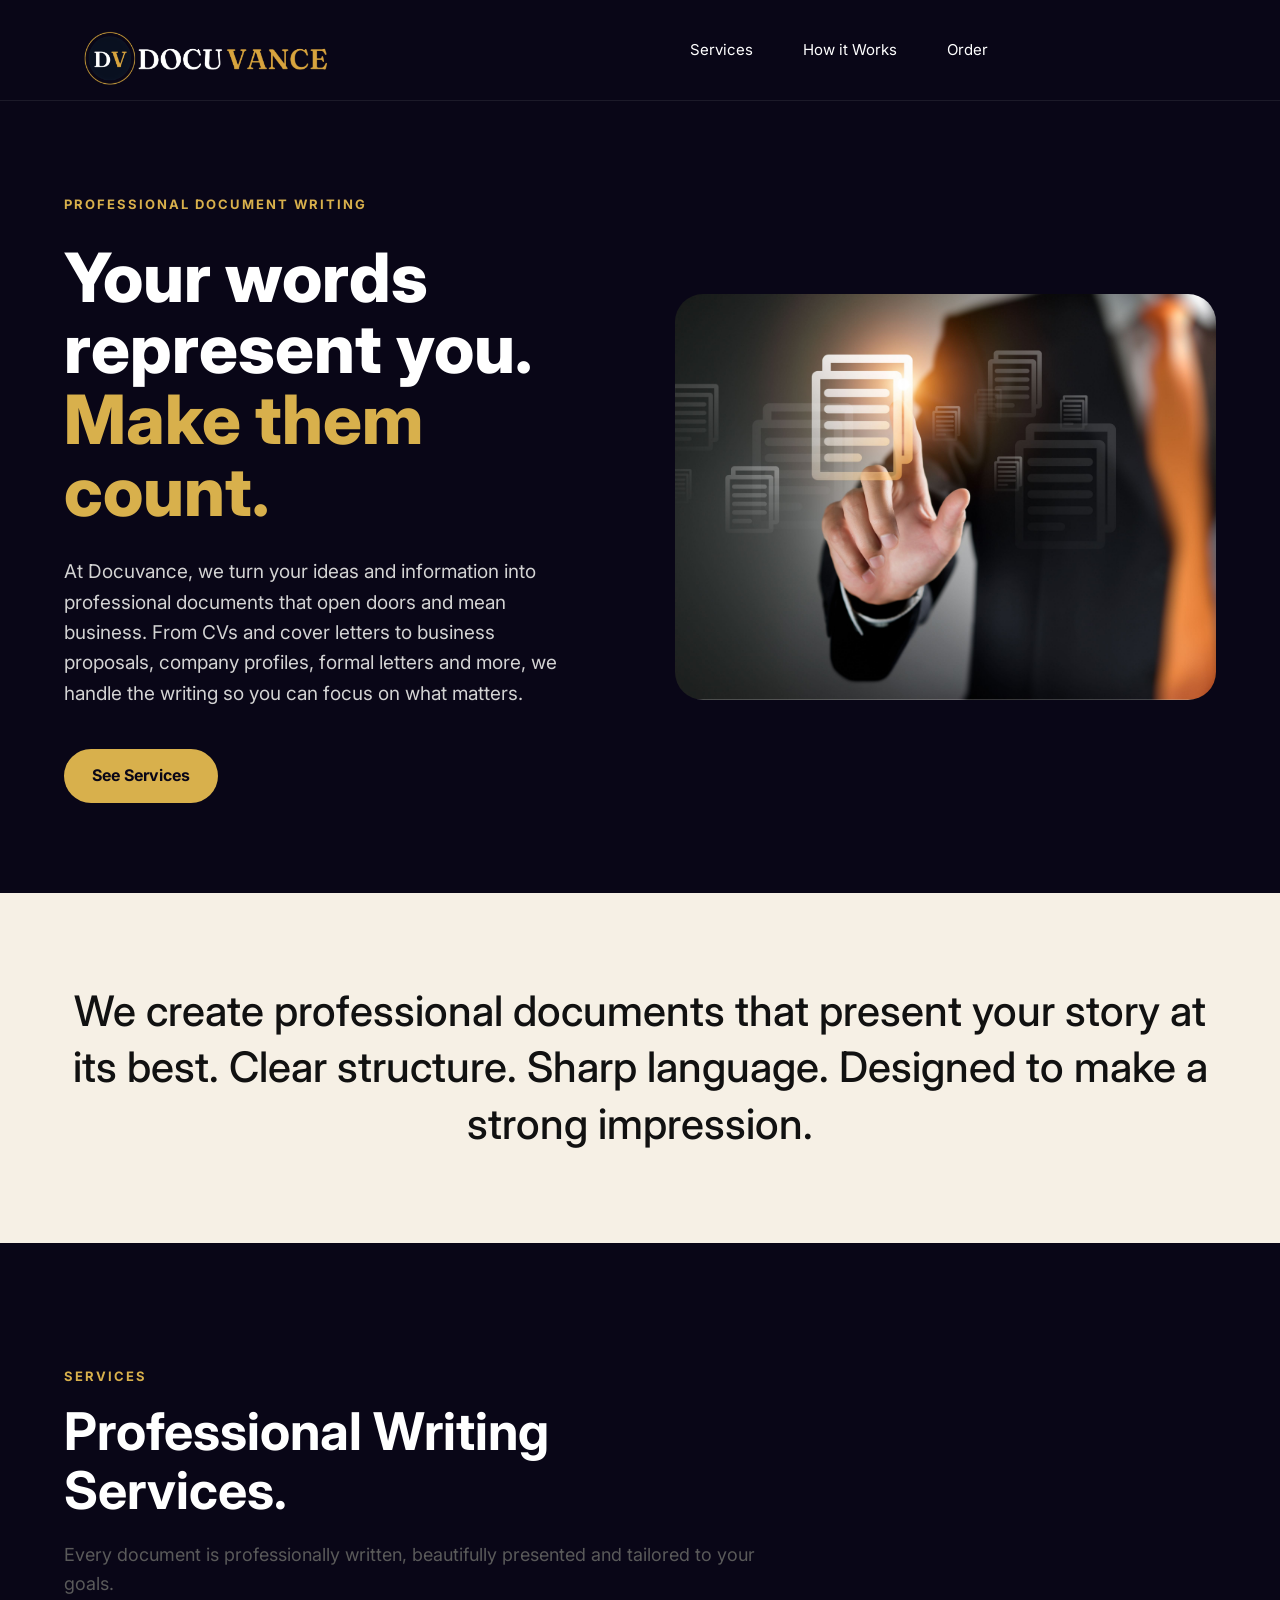
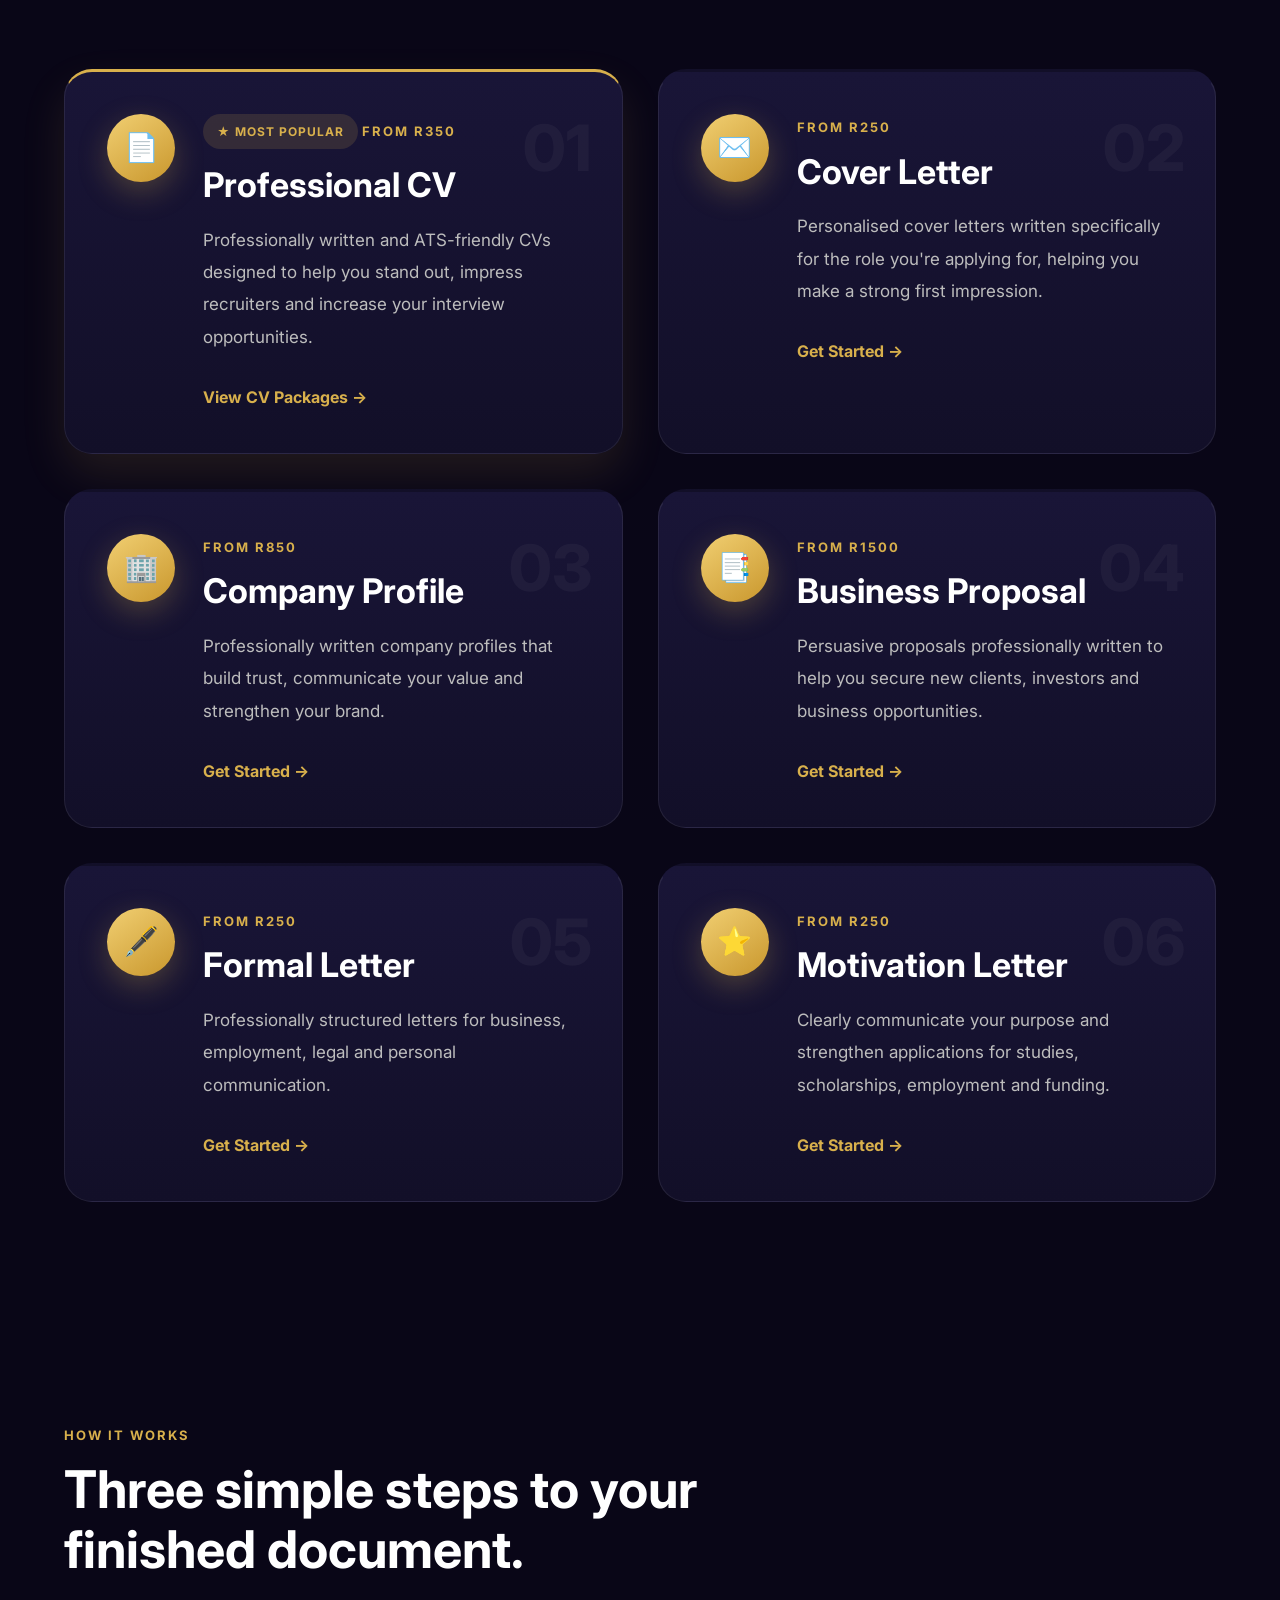
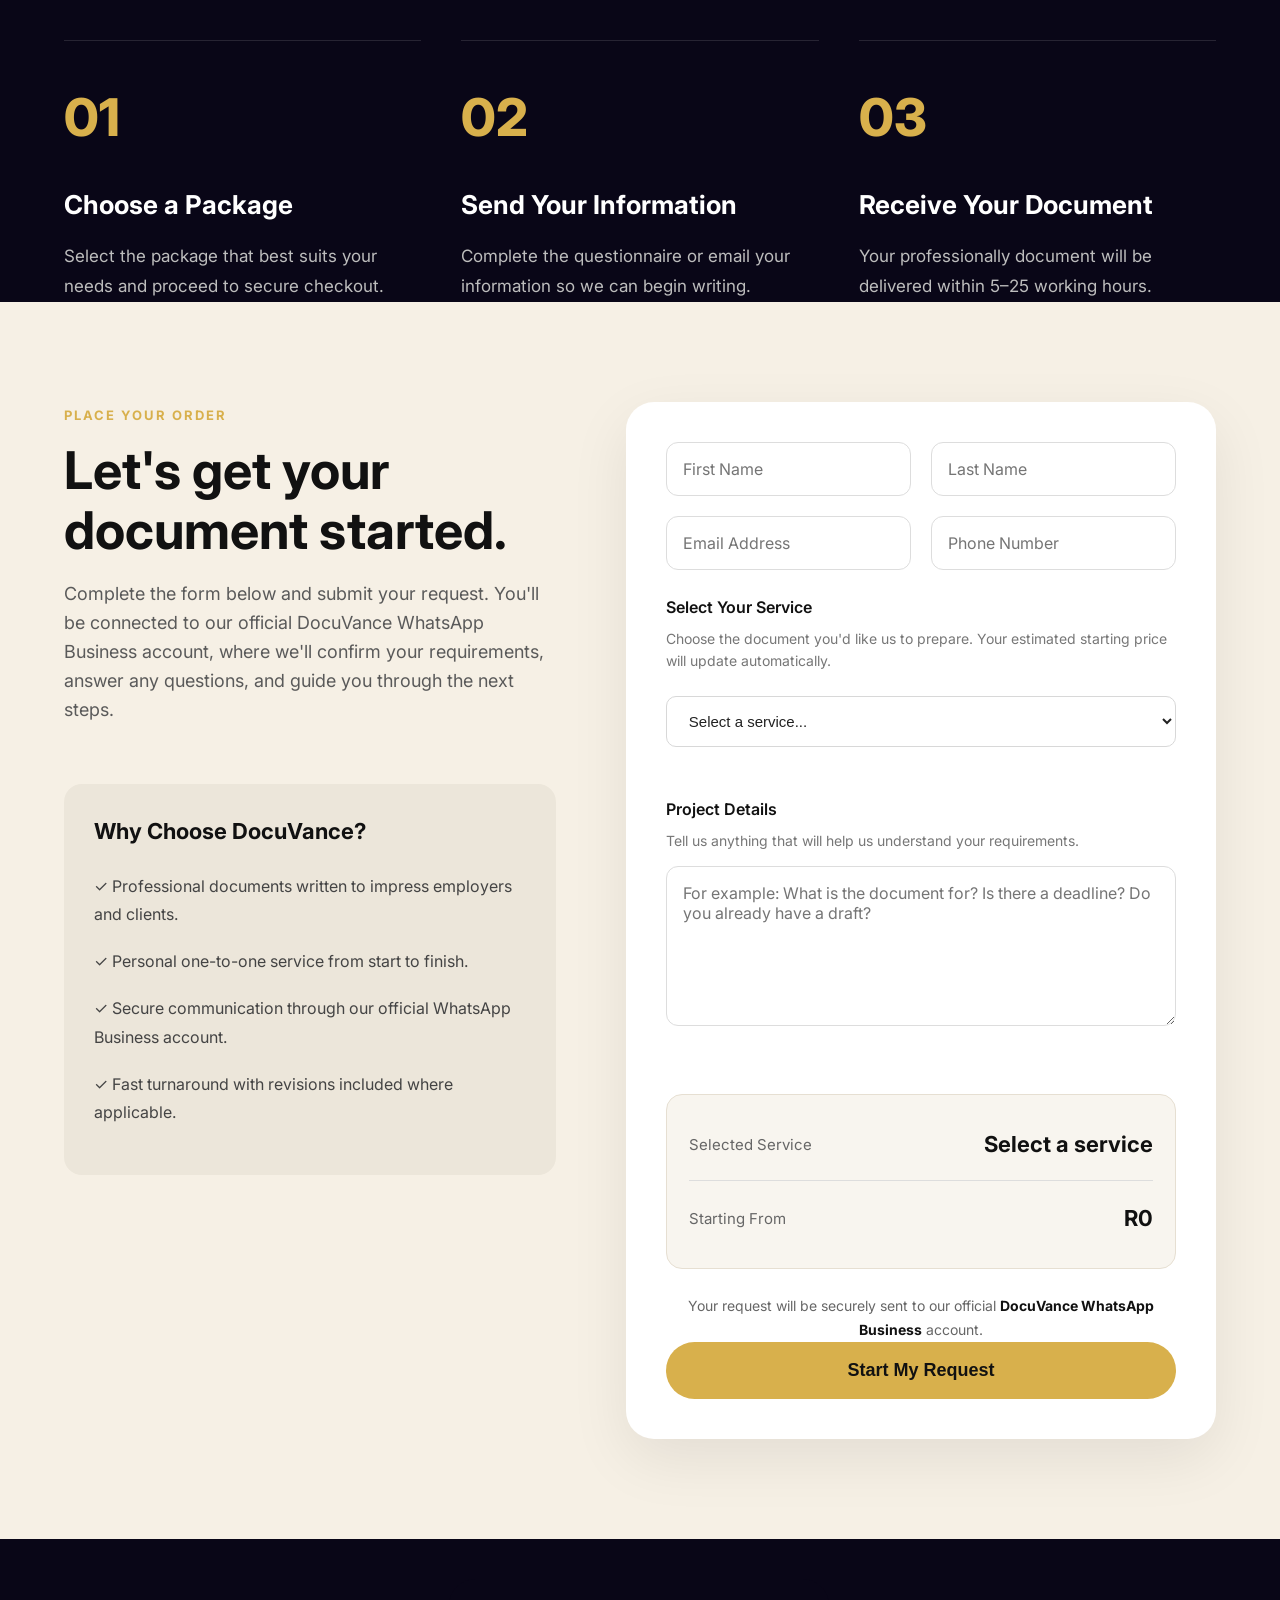
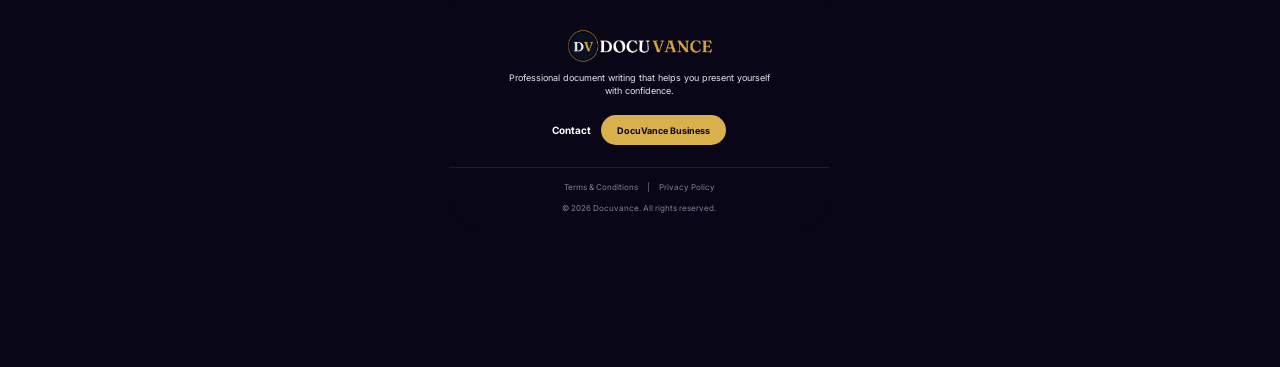
<file: index.html>
<!DOCTYPE html>
<html lang="en">
<head>
    <meta charset="UTF-8">
    <meta name="viewport" content="width=device-width, initial-scale=1.0">

    <title>Docuvance | Professional Document Writing</title>

    <!-- Google Font -->
    <link rel="preconnect" href="https://fonts.googleapis.com">
    <link rel="preconnect" href="https://fonts.gstatic.com" crossorigin>
    <link href="https://fonts.googleapis.com/css2?family=Inter:wght@300;400;500;600;700;800&display=swap" rel="stylesheet">

    <!-- CSS -->
    <link rel="stylesheet" href="style.css">
</head>

<body>

    <!-- =========================
         HEADER
    ========================== -->

    <header>

        <div class="container">

            <nav>

                <a href="#home" class="logo">
                    <img src="images/logo-square.png" alt="Docuvance Logo">
                </a>

                <ul class="nav-links">

<li><a href="#services">Services</a></li>

<li><a href="#how-it-works">How it Works</a></li>
<li><a href="#order">Order</a></li>

                </ul>

             

            </nav>

        </div>

    </header>



    <!-- =========================
         HERO
    ========================== -->

    <section class="hero" id="home">

        <div class="container hero-content">

            <div class="hero-text">

                <span class="small-title">
                    PROFESSIONAL DOCUMENT WRITING
                </span>

                <h1>

                    Your words
                    represent you.
                    <span>Make them count.</span>

                </h1>

                <p>

                    At Docuvance, we turn your ideas and information into
                    professional documents that open doors and mean business. From CVs and cover letters to business proposals, company profiles, formal letters and more,
                we handle the writing so you can focus on what matters.

                </p>

          <div class="hero-buttons">

    <a href="#services" class="btn-gold">
        See Services
    </a>

</div>

            </div>

            <div class="hero-image">

                <img src="images/brand-banner.jpg" alt="Professional Documents">

            </div>

        </div>

    </section>


<!-- =========================
     ABOUT
========================== -->

<section class="about" id="about">

    <div class="container about-content">

        <div class="about-quote">

            <h2>
                We create professional documents that present your story at its best. Clear structure. Sharp language. Designed to make a strong impression.
            </h2>

        </div>

      

    </div>

</section>
<!-- =========================
     SERVICES
========================== -->

<section class="services" id="services">

<div class="container">

    <span class="section-tag">
        SERVICES
    </span>

    <h2 class="section-title">
        Professional Writing Services.
    </h2>

    <p class="section-description">
        Every document is professionally written, beautifully presented and tailored to your goals.
    </p>

    <div class="service-list">

        <!-- Professional CV -->

       <article class="service-row featured-service">

    <div class="service-number">01</div>

    <div class="service-icon">
        📄
    </div>

    <div class="service-content">

        <span class="featured-badge">
            ★ MOST POPULAR
        </span>

        <div class="service-price">
            FROM R350
        </div>

        <h3>Professional CV</h3>

        <p>
            Professionally written and ATS-friendly CVs designed to help you stand out, impress recruiters and increase your interview opportunities.
        </p>

        <a href="#"
           id="viewPackages"
           class="service-link">
            View CV Packages →
        </a>

    </div>

</article>

        <!-- Cover Letter -->

        <article class="service-row">

            <div class="service-number">02</div>

            <div class="service-icon">
                ✉️
            </div>

            <div class="service-content">

                <div class="service-price">
                    FROM R250
                </div>

                <h3>Cover Letter</h3>

                <p>
                    Personalised cover letters written specifically for the role you're applying for, helping you make a strong first impression.
                </p>

                <a href="#order"
                   class="service-link order-service"
                   data-service="Cover Letter">
                    Get Started →
                </a>

            </div>

        </article>

        <!-- Company Profile -->

        <article class="service-row">

            <div class="service-number">03</div>

            <div class="service-icon">
                🏢
            </div>

            <div class="service-content">

                <div class="service-price">
                    FROM R850
                </div>

                <h3>Company Profile</h3>

                <p>
                    Professionally written company profiles that build trust, communicate your value and strengthen your brand.
                </p>

                <a href="#order"
                   class="service-link order-service"
                   data-service="Company Profile">
                    Get Started →
                </a>

            </div>

        </article>

        <!-- Business Proposal -->

        <article class="service-row">

            <div class="service-number">04</div>

            <div class="service-icon">
                📑
            </div>

            <div class="service-content">

                <div class="service-price">
                    FROM R1500
                </div>

                <h3>Business Proposal</h3>

                <p>
                    Persuasive proposals professionally written to help you secure new clients, investors and business opportunities.
                </p>

                <a href="#order"
                   class="service-link order-service"
                   data-service="Business Proposal">
                    Get Started →
                </a>

            </div>

        </article>

        <!-- Formal Letter -->

        <article class="service-row">

            <div class="service-number">05</div>

            <div class="service-icon">
                🖋️
            </div>

            <div class="service-content">

                <div class="service-price">
                    FROM R250
                </div>

                <h3>Formal Letter</h3>

                <p>
                    Professionally structured letters for business, employment, legal and personal communication.
                </p>

                <a href="#order"
                   class="service-link order-service"
                   data-service="Formal Letter">
                    Get Started →
                </a>

            </div>

        </article>

        <!-- Motivation Letter -->

        <article class="service-row">

            <div class="service-number">06</div>

            <div class="service-icon">
                ⭐
            </div>

            <div class="service-content">

                <div class="service-price">
                    FROM R250
                </div>

                <h3>Motivation Letter</h3>

                <p>
                    Clearly communicate your purpose and strengthen applications for studies, scholarships, employment and funding.
                </p>

                <a href="#order"
                   class="service-link order-service"
                   data-service="Motivation Letter">
                    Get Started →
                </a>

            </div>

        </article>

    </div>

</div>

</section>
<!-- =========================
     PRICING
========================== -->




<!-- =========================
     HOW IT WORKS
========================== -->

<section class="how-it-works" id="how-it-works">

    <div class="container">

        <span class="section-tag">
            HOW IT WORKS
        </span>

        <h2 class="section-title">
            Three simple steps to your finished document.
        </h2>

        <div class="steps">

            <!-- STEP 1 -->

            <div class="step">

                <div class="step-number">
                    01
                </div>

                <h3>Choose a Package</h3>

                <p>
                    Select the package that best suits your needs and proceed to secure checkout.
                </p>

            </div>

            <!-- STEP 2 -->

            <div class="step">

                <div class="step-number">
                    02
                </div>

                <h3>Send Your Information</h3>

                <p>
                    Complete the questionnaire or email your information so we can begin writing.
                </p>

            </div>

            <!-- STEP 3 -->

            <div class="step">

                <div class="step-number">
                    03
                </div>

                <h3>Receive Your Document</h3>

                <p>
                    Your professionally document will be delivered within 5–25 working hours.
                </p>


            </div>

        </div>

    </div>



<!-- =========================
     ORDER
========================== -->

<section class="order" id="order">

    <div class="container order-grid">

        <div class="order-info">

            <span class="section-tag">
                PLACE YOUR ORDER
            </span>

            <h2 class="section-title">
                Let's get your document started.
            </h2>

          <p class="section-description">
    Complete the form below and submit your request. You'll be connected to our official DocuVance WhatsApp Business account, where we'll confirm your requirements, answer any questions, and guide you through the next steps.
</p>

            <div class="payment-note">

    <h3>Why Choose DocuVance?</h3>

    <div class="trust-item">
        ✓ Professional documents written to impress employers and clients.
    </div>

    <div class="trust-item">
        ✓ Personal one-to-one service from start to finish.
    </div>

    <div class="trust-item">
        ✓ Secure communication through our official WhatsApp Business account.
    </div>

    <div class="trust-item">
        ✓ Fast turnaround with revisions included where applicable.
    </div>

</div>

        </div>

        <div class="order-form">

            <form>

                <div class="form-row">

                    <input type="text" id="first-name" placeholder="First Name" required>

                    <input type="text" id="last-name" placeholder="Last Name" required>

                </div>

                <div class="form-row">

                    <input type="email" id="email" placeholder="Email Address" required>

                    <input type="tel" id="phone" placeholder="Phone Number" required>

                </div>

                <label for="selected-service">
    Select Your Service
</label>

<p class="field-description">
Choose the document you'd like us to prepare. Your estimated starting price will update automatically.
</p>

<select id="selected-service" name="selected-service" required>

    <option value="">Select a service...</option>

    <option value="Basic CV Refresh" data-price="350">
        Basic CV Refresh — R350
    </option>

    <option value="Professional CV" data-price="550">
        Professional CV — R550
    </option>

    <option value="Premium Job Application Pack" data-price="700">
        Premium Job Application Pack — R700
    </option>

    <option value="Cover Letter" data-price="250">
        Cover Letter — R250
    </option>

    <option value="LinkedIn Profile Optimisation" data-price="500">
        LinkedIn Profile Optimisation — R500
    </option>

    <option value="Business Proposal">
        Business Proposal — Request Quote
    </option>

    <option value="Company Profile">
        Company Profile — Request Quote
    </option>

    <option value="Formal Letter" data-price="250">
        Formal Letter — R250
    </option>

    <option value="Motivation Letter" data-price="350">
        Motivation Letter — R350
    </option>

</select>

                <label>
Project Details
</label>

<p class="field-description">
Tell us anything that will help us understand your requirements.
</p>

                <textarea id="details" placeholder="For example: What is the document for? Is there a deadline? Do you already have a draft?"></textarea>

 <div class="request-summary">

    <div class="summary-row">
        <span>Selected Service</span>
        <strong id="summary-service">Select a service</strong>
    </div>

    <div class="summary-row">
        <span>Starting From</span>
        <strong id="total-price">R0</strong>
    </div>

</div>

<p class="request-text">
    Your request will be securely sent to our official
    <strong>DocuVance WhatsApp Business</strong> account.
</p>

        


<button class="pay-button" id="submit-button" type="submit">
    Start My Request
</button>



            </form>

        </div>

    </div>

</section>
<!-- =========================
     FOOTER
========================== -->

<footer class="footer">

    <div class="container footer-grid">

        <!-- FOOTER BRAND -->

        <div class="footer-brand">

            <img
                src="images/logo-square.png"
                alt="Docuvance Logo"
                class="footer-logo"
            >

            <p>
                Professional document writing that helps you
                present yourself with confidence.
            </p>

        </div>


        <!-- FOOTER CONTACT -->

        <div class="footer-contact">

            <h4>Contact</h4>

            <a
                href="https://wa.me/27603709033"
                target="_blank"
                rel="noopener"
                class="business-button"
            >
                DocuVance Business
            </a>

        </div>

    </div>


    <!-- FOOTER BOTTOM -->

    <div class="footer-bottom">

        <div class="footer-legal">

            <a href="terms.html">
                Terms &amp; Conditions
            </a>

            <span>|</span>

            <a href="privacy.html">
                Privacy Policy
            </a>

        </div>

        <p class="copyright">
            © 2026 Docuvance. All rights reserved.
        </p>

    </div>

</footer>

<!-- CV Packages Modal -->
<div id="cvModal" class="modal">
    <div class="modal-content">

        <span class="close-modal">&times;</span>

        <h2>Professional CV Packages</h2>
        <p>Choose the package that best suits your career goals.</p>

        <div class="package-grid">

            <div class="package-card">
          <h3>Basic</h3>

<div class="price">R350</div>

<ul>
    <li>✓ Professional CV</li>
    <li>✓ Modern Professional Design</li>
    <li>✓ Word Version</li>
    <li>✓ PDF Version</li>
</ul>

<button class="order-package" data-package="Basic">
    Choose Basic
</button>

            </div>

            <div class="package-card featured">
<div class="popular-badge">
    MOST POPULAR
</div>
               

<h3>Professional</h3>

<div class="price">R500</div>

<ul>
    <li>✓ Everything in Basic</li>
    <li>✓ ATS-Optimised CV</li>
    <li>✓ Professional Cover Letter</li>
</ul>

<button class="order-package" data-package="Professional">
    Choose Professional
</button>

            </div>

            <div class="package-card">

                <h3>Premium</h3>

<div class="price">R650</div>

<ul>
    <li>✓ Everything in Professional</li>
    <li>✓ Job-Specific CV &amp; Application Tailoring</li>
    <li>✓ Professional Motivation Letter</li>
</ul>

<button class="order-package" data-package="Premium">
    Choose Premium
</button>

            </div>

        </div>

    </div>
</div>
<script src="script.js"></script>
</body>
</html>
</file>
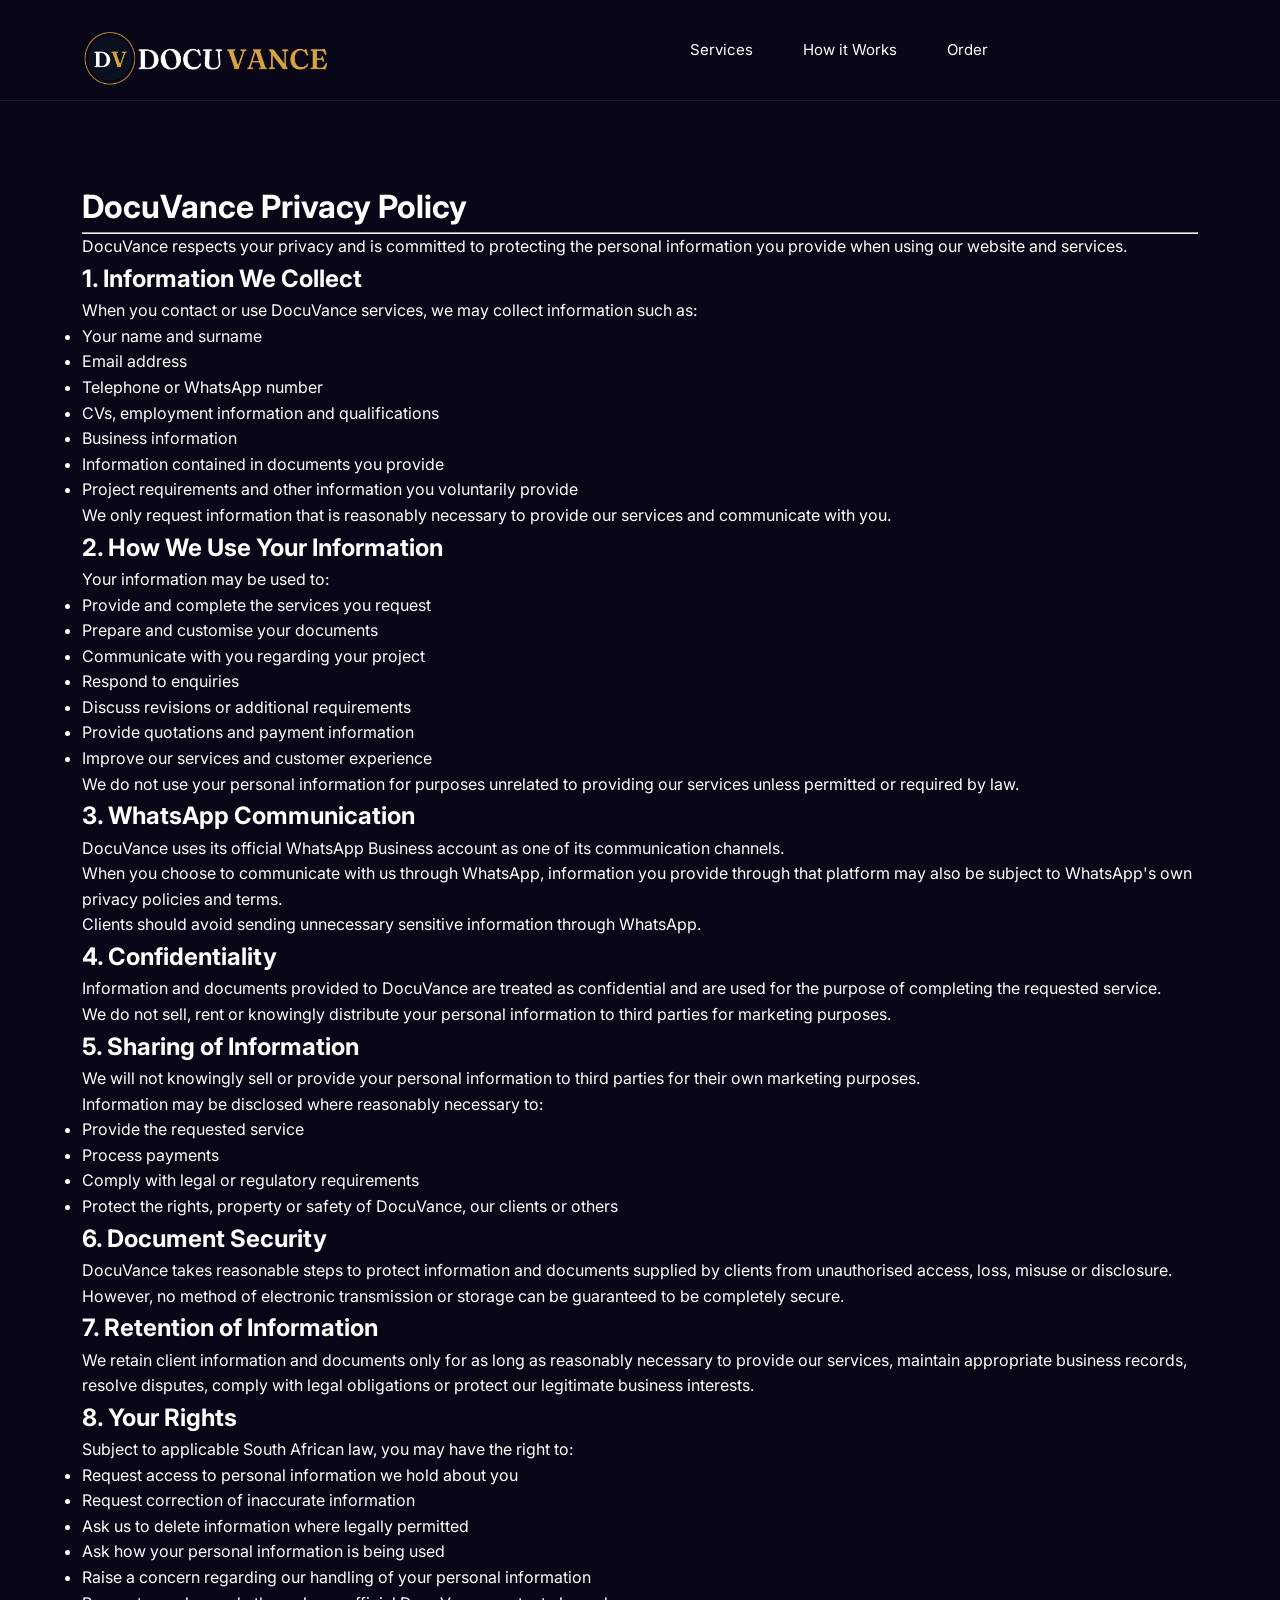
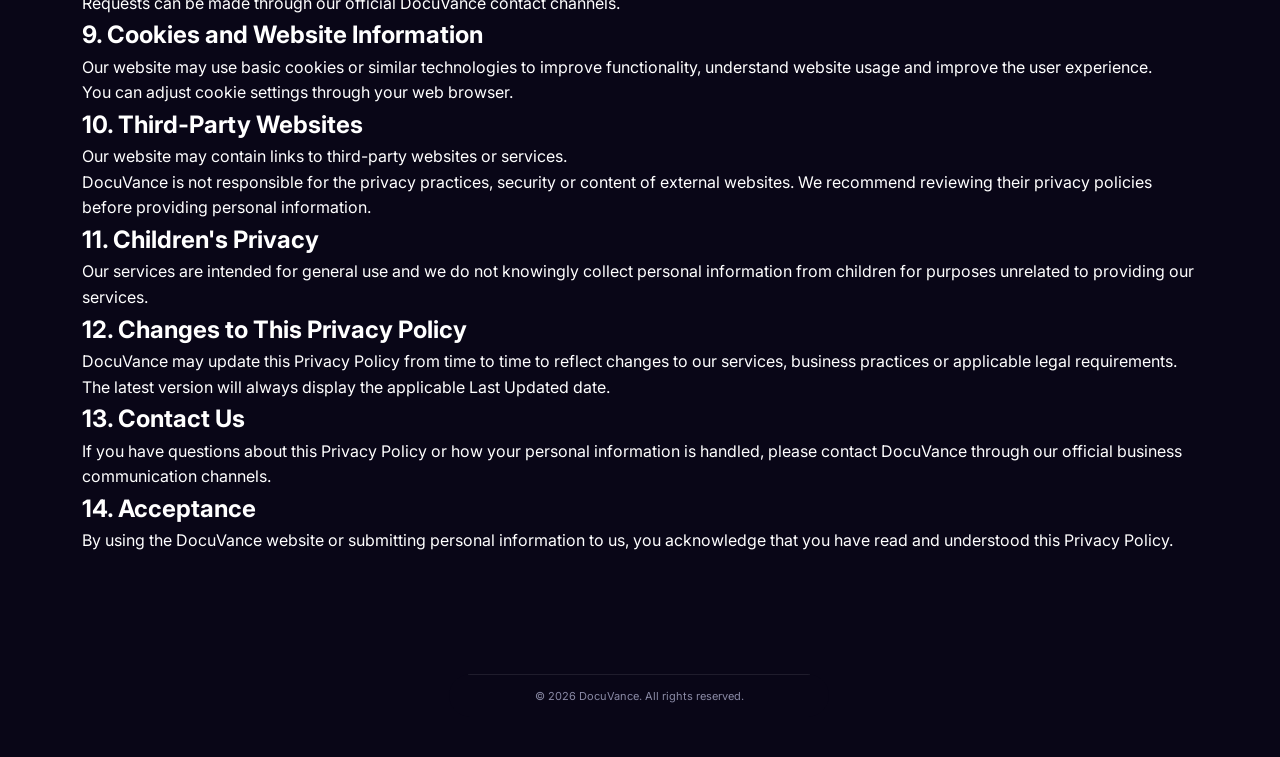
<file: privacy.html>
<!DOCTYPE html>
<html lang="en">

<head>

    <meta charset="UTF-8">

    <meta name="viewport" content="width=device-width, initial-scale=1.0">

    <title>DocuVance | Privacy Policy</title>

    <!-- Google Font -->
    <link rel="preconnect" href="https://fonts.googleapis.com">
    <link rel="preconnect" href="https://fonts.gstatic.com" crossorigin>

    <link
        href="https://fonts.googleapis.com/css2?family=Inter:wght@300;400;500;600;700;800&display=swap"
        rel="stylesheet"
    >

    <!-- Main Website CSS -->
    <link rel="stylesheet" href="style.css">

</head>

<body>

    <!-- =========================
         HEADER
    ========================== -->

    <header>

        <div class="container">

            <nav>

                <a href="index.html" class="logo">
                    <img
                        src="images/logo-square.png"
                        alt="DocuVance Logo"
                    >
                </a>

                <ul class="nav-links">

                    <li>
                        <a href="index.html#services">
                            Services
                        </a>
                    </li>

                    <li>
                        <a href="index.html#how-it-works">
                            How it Works
                        </a>
                    </li>

                    <li>
                        <a href="index.html#order">
                            Order
                        </a>
                    </li>

                </ul>

            </nav>

        </div>

    </header>


    <!-- =========================
         PRIVACY POLICY
    ========================== -->

    <main class="legal-page">

        <div class="container">

            <div class="legal-document">

               

                <h1>
                    DocuVance Privacy Policy
                </h1>

                <p class="legal-updated">
                    
                </p>

                <hr>


                <p>
                    DocuVance respects your privacy and is committed to
                    protecting the personal information you provide when
                    using our website and services.
                </p>


                <!-- 1 -->

                <h2>
                    1. Information We Collect
                </h2>

                <p>
                    When you contact or use DocuVance services, we may
                    collect information such as:
                </p>

                <ul>

                    <li>Your name and surname</li>

                    <li>Email address</li>

                    <li>Telephone or WhatsApp number</li>

                    <li>CVs, employment information and qualifications</li>

                    <li>Business information</li>

                    <li>Information contained in documents you provide</li>

                    <li>Project requirements and other information you voluntarily provide</li>

                </ul>

                <p>
                    We only request information that is reasonably
                    necessary to provide our services and communicate
                    with you.
                </p>


                <!-- 2 -->

                <h2>
                    2. How We Use Your Information
                </h2>

                <p>
                    Your information may be used to:
                </p>

                <ul>

                    <li>Provide and complete the services you request</li>

                    <li>Prepare and customise your documents</li>

                    <li>Communicate with you regarding your project</li>

                    <li>Respond to enquiries</li>

                    <li>Discuss revisions or additional requirements</li>

                    <li>Provide quotations and payment information</li>

                    <li>Improve our services and customer experience</li>

                </ul>

                <p>
                    We do not use your personal information for purposes
                    unrelated to providing our services unless permitted
                    or required by law.
                </p>


                <!-- 3 -->

                <h2>
                    3. WhatsApp Communication
                </h2>

                <p>
                    DocuVance uses its official WhatsApp Business account
                    as one of its communication channels.
                </p>

                <p>
                    When you choose to communicate with us through
                    WhatsApp, information you provide through that
                    platform may also be subject to WhatsApp's own
                    privacy policies and terms.
                </p>

                <p>
                    Clients should avoid sending unnecessary sensitive
                    information through WhatsApp.
                </p>


                <!-- 4 -->

                <h2>
                    4. Confidentiality
                </h2>

                <p>
                    Information and documents provided to DocuVance are
                    treated as confidential and are used for the purpose
                    of completing the requested service.
                </p>

                <p>
                    We do not sell, rent or knowingly distribute your
                    personal information to third parties for marketing
                    purposes.
                </p>


                <!-- 5 -->

                <h2>
                    5. Sharing of Information
                </h2>

                <p>
                    We will not knowingly sell or provide your personal
                    information to third parties for their own marketing
                    purposes.
                </p>

                <p>
                    Information may be disclosed where reasonably
                    necessary to:
                </p>

                <ul>

                    <li>Provide the requested service</li>

                    <li>Process payments</li>

                    <li>Comply with legal or regulatory requirements</li>

                    <li>
                        Protect the rights, property or safety of
                        DocuVance, our clients or others
                    </li>

                </ul>


                <!-- 6 -->

                <h2>
                    6. Document Security
                </h2>

                <p>
                    DocuVance takes reasonable steps to protect
                    information and documents supplied by clients from
                    unauthorised access, loss, misuse or disclosure.
                </p>

                <p>
                    However, no method of electronic transmission or
                    storage can be guaranteed to be completely secure.
                </p>


                <!-- 7 -->

                <h2>
                    7. Retention of Information
                </h2>

                <p>
                    We retain client information and documents only for
                    as long as reasonably necessary to provide our
                    services, maintain appropriate business records,
                    resolve disputes, comply with legal obligations or
                    protect our legitimate business interests.
                </p>


                <!-- 8 -->

                <h2>
                    8. Your Rights
                </h2>

                <p>
                    Subject to applicable South African law, you may have
                    the right to:
                </p>

                <ul>

                    <li>
                        Request access to personal information we hold
                        about you
                    </li>

                    <li>
                        Request correction of inaccurate information
                    </li>

                    <li>
                        Ask us to delete information where legally
                        permitted
                    </li>

                    <li>
                        Ask how your personal information is being used
                    </li>

                    <li>
                        Raise a concern regarding our handling of your
                        personal information
                    </li>

                </ul>

                <p>
                    Requests can be made through our official DocuVance
                    contact channels.
                </p>


                <!-- 9 -->

                <h2>
                    9. Cookies and Website Information
                </h2>

                <p>
                    Our website may use basic cookies or similar
                    technologies to improve functionality, understand
                    website usage and improve the user experience.
                </p>

                <p>
                    You can adjust cookie settings through your web
                    browser.
                </p>


                <!-- 10 -->

                <h2>
                    10. Third-Party Websites
                </h2>

                <p>
                    Our website may contain links to third-party
                    websites or services.
                </p>

                <p>
                    DocuVance is not responsible for the privacy
                    practices, security or content of external websites.
                    We recommend reviewing their privacy policies before
                    providing personal information.
                </p>


                <!-- 11 -->

                <h2>
                    11. Children's Privacy
                </h2>

                <p>
                    Our services are intended for general use and we do
                    not knowingly collect personal information from
                    children for purposes unrelated to providing our
                    services.
                </p>


                <!-- 12 -->

                <h2>
                    12. Changes to This Privacy Policy
                </h2>

                <p>
                    DocuVance may update this Privacy Policy from time to
                    time to reflect changes to our services, business
                    practices or applicable legal requirements.
                </p>

                <p>
                    The latest version will always display the applicable
                    Last Updated date.
                </p>


                <!-- 13 -->

                <h2>
                    13. Contact Us
                </h2>

                <p>
                    If you have questions about this Privacy Policy or
                    how your personal information is handled, please
                    contact DocuVance through our official business
                    communication channels.
                </p>


                <!-- 14 -->

                <h2>
                    14. Acceptance
                </h2>

                <p>
                    By using the DocuVance website or submitting personal
                    information to us, you acknowledge that you have read
                    and understood this Privacy Policy.
                </p>

            </div>

        </div>

    </main>


    <!-- =========================
         FOOTER
    ========================== -->

    <footer class="footer">

        <div class="container">

            <div class="footer-bottom">

                © 2026 DocuVance. All rights reserved.

            </div>

        </div>

    </footer>

</body>

</html>
</file>
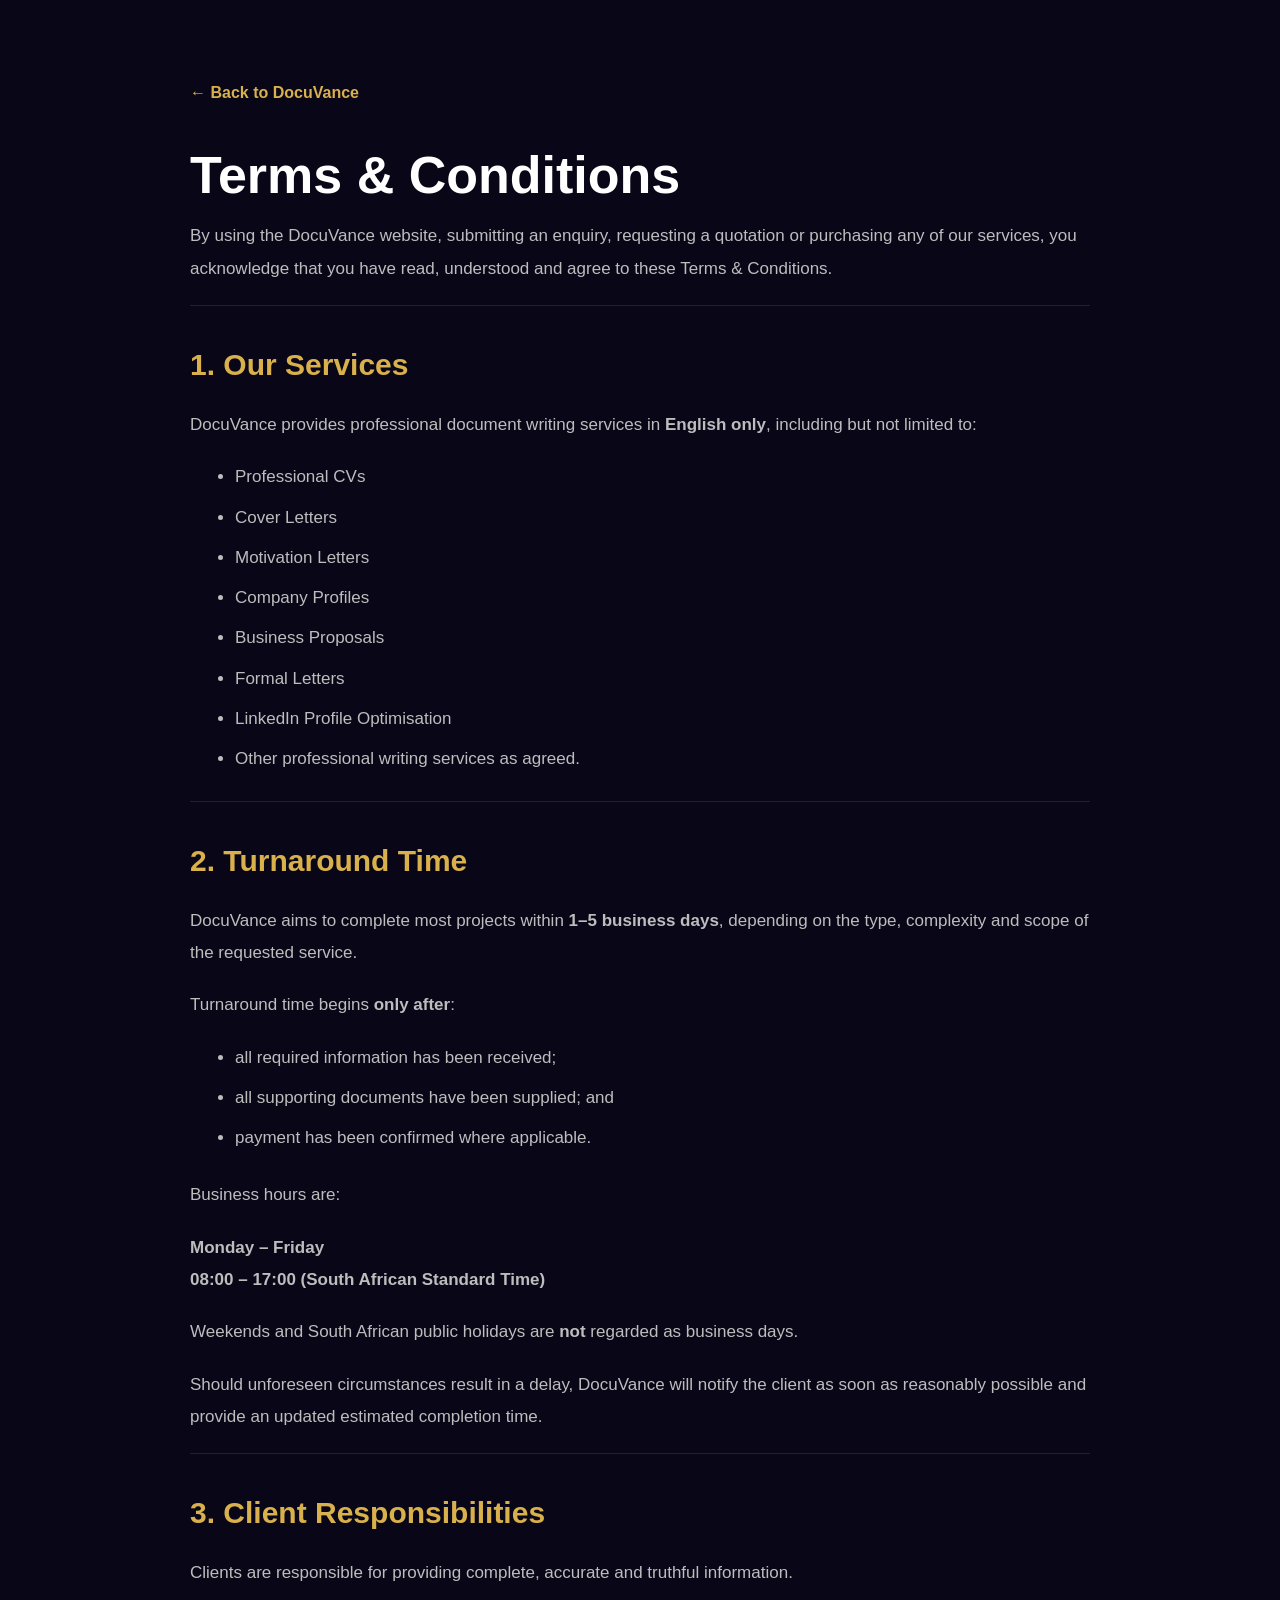
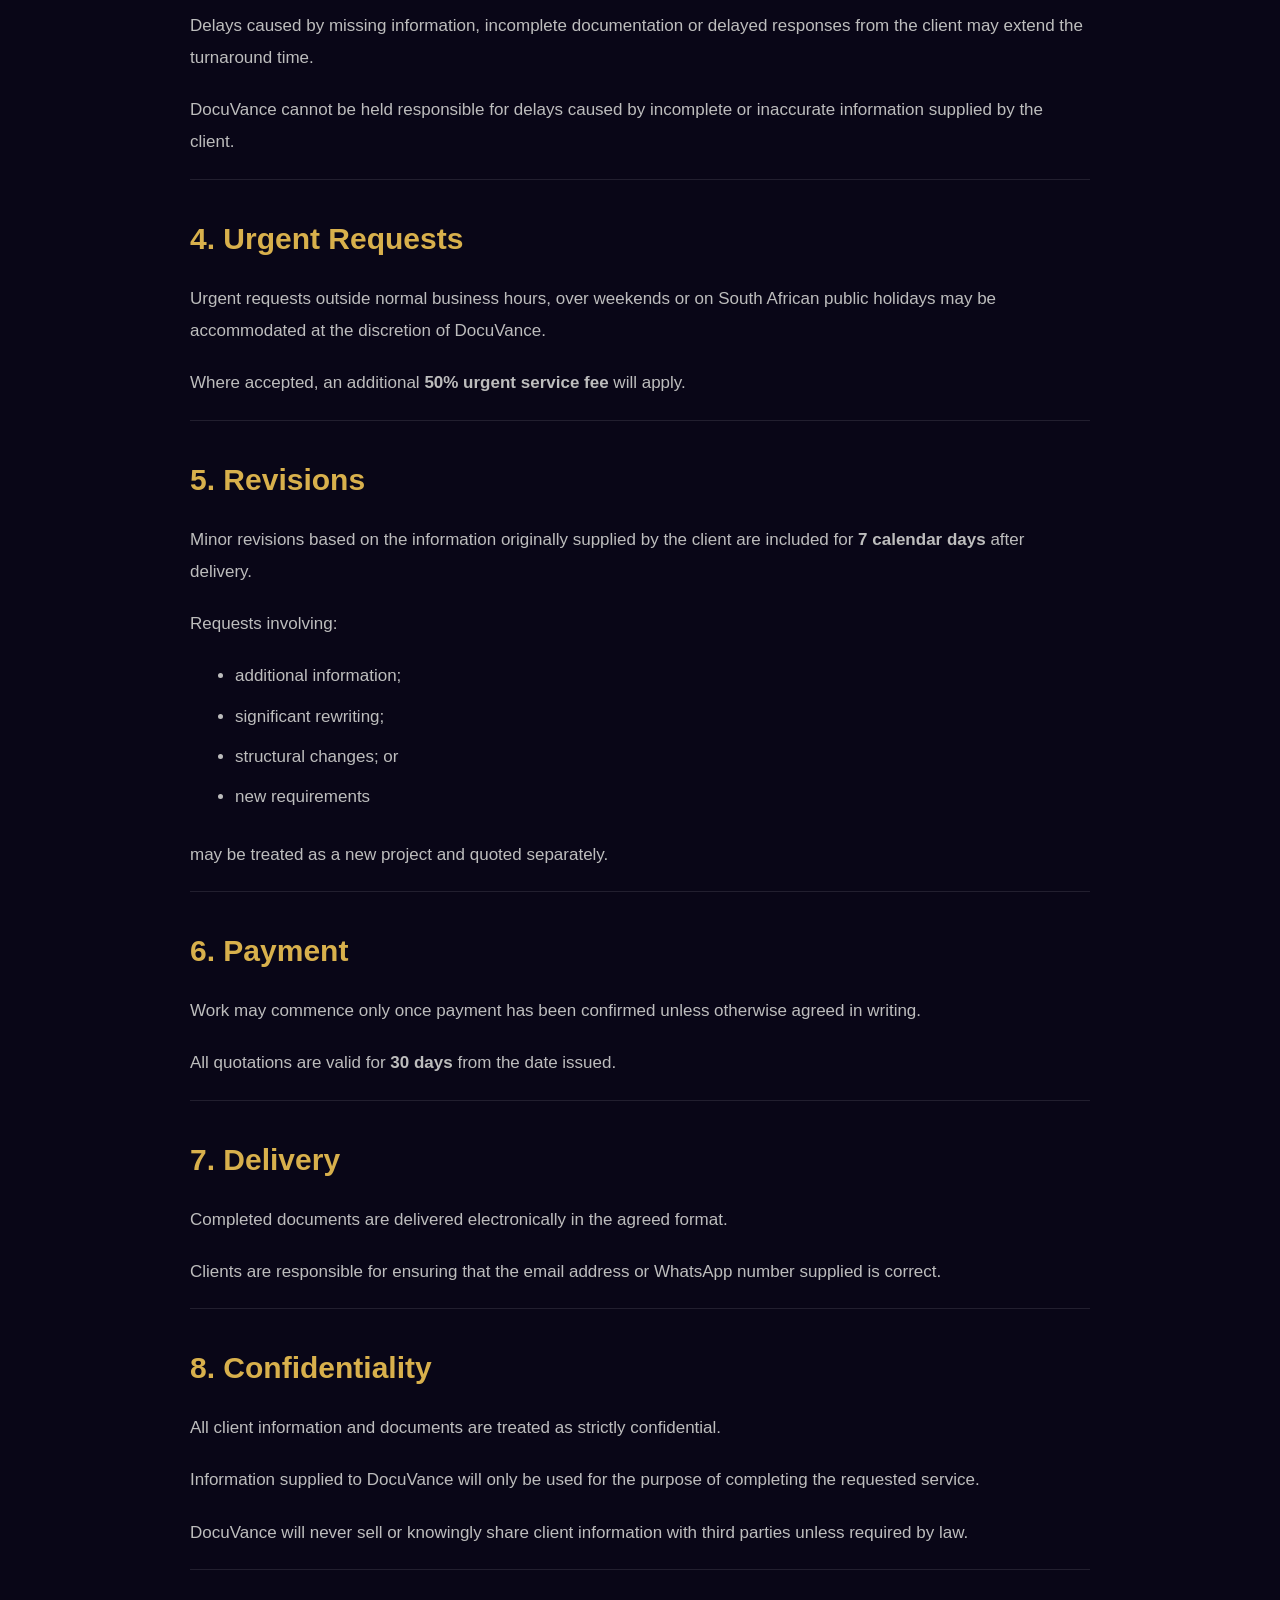
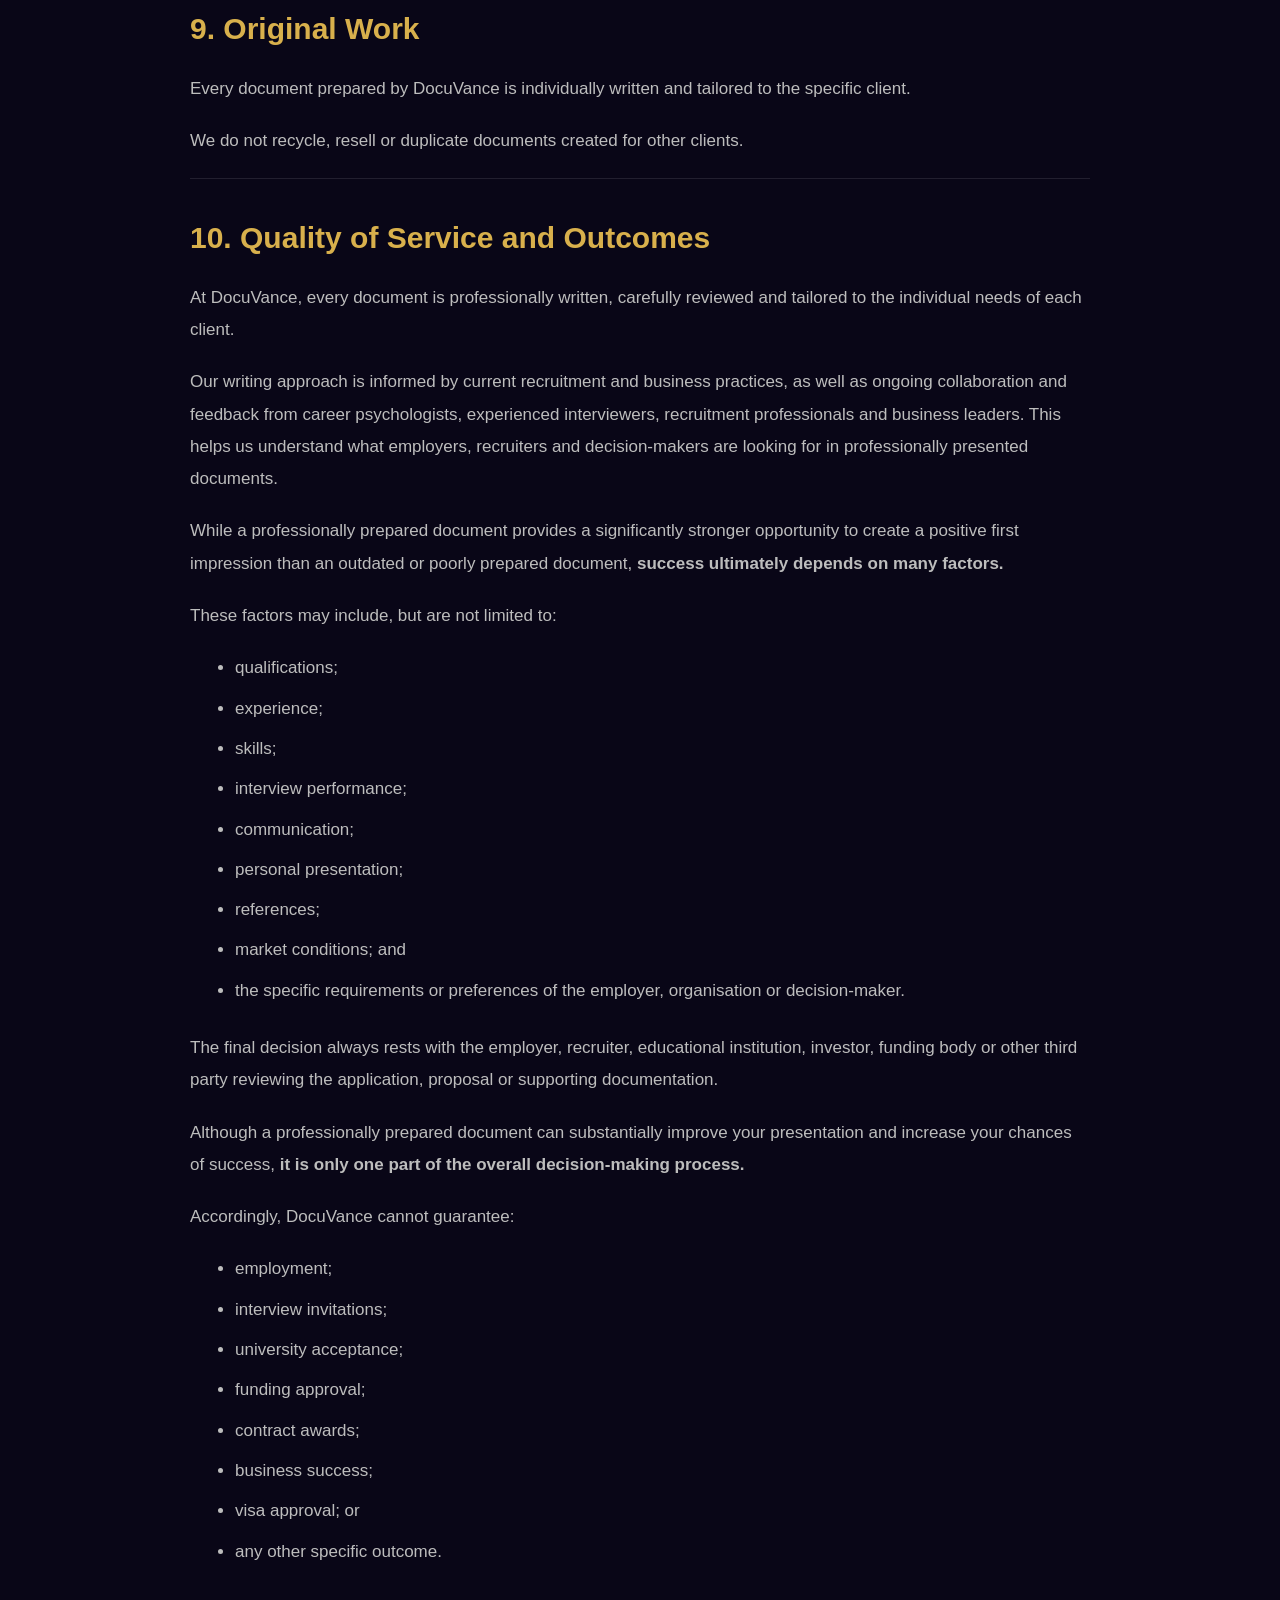
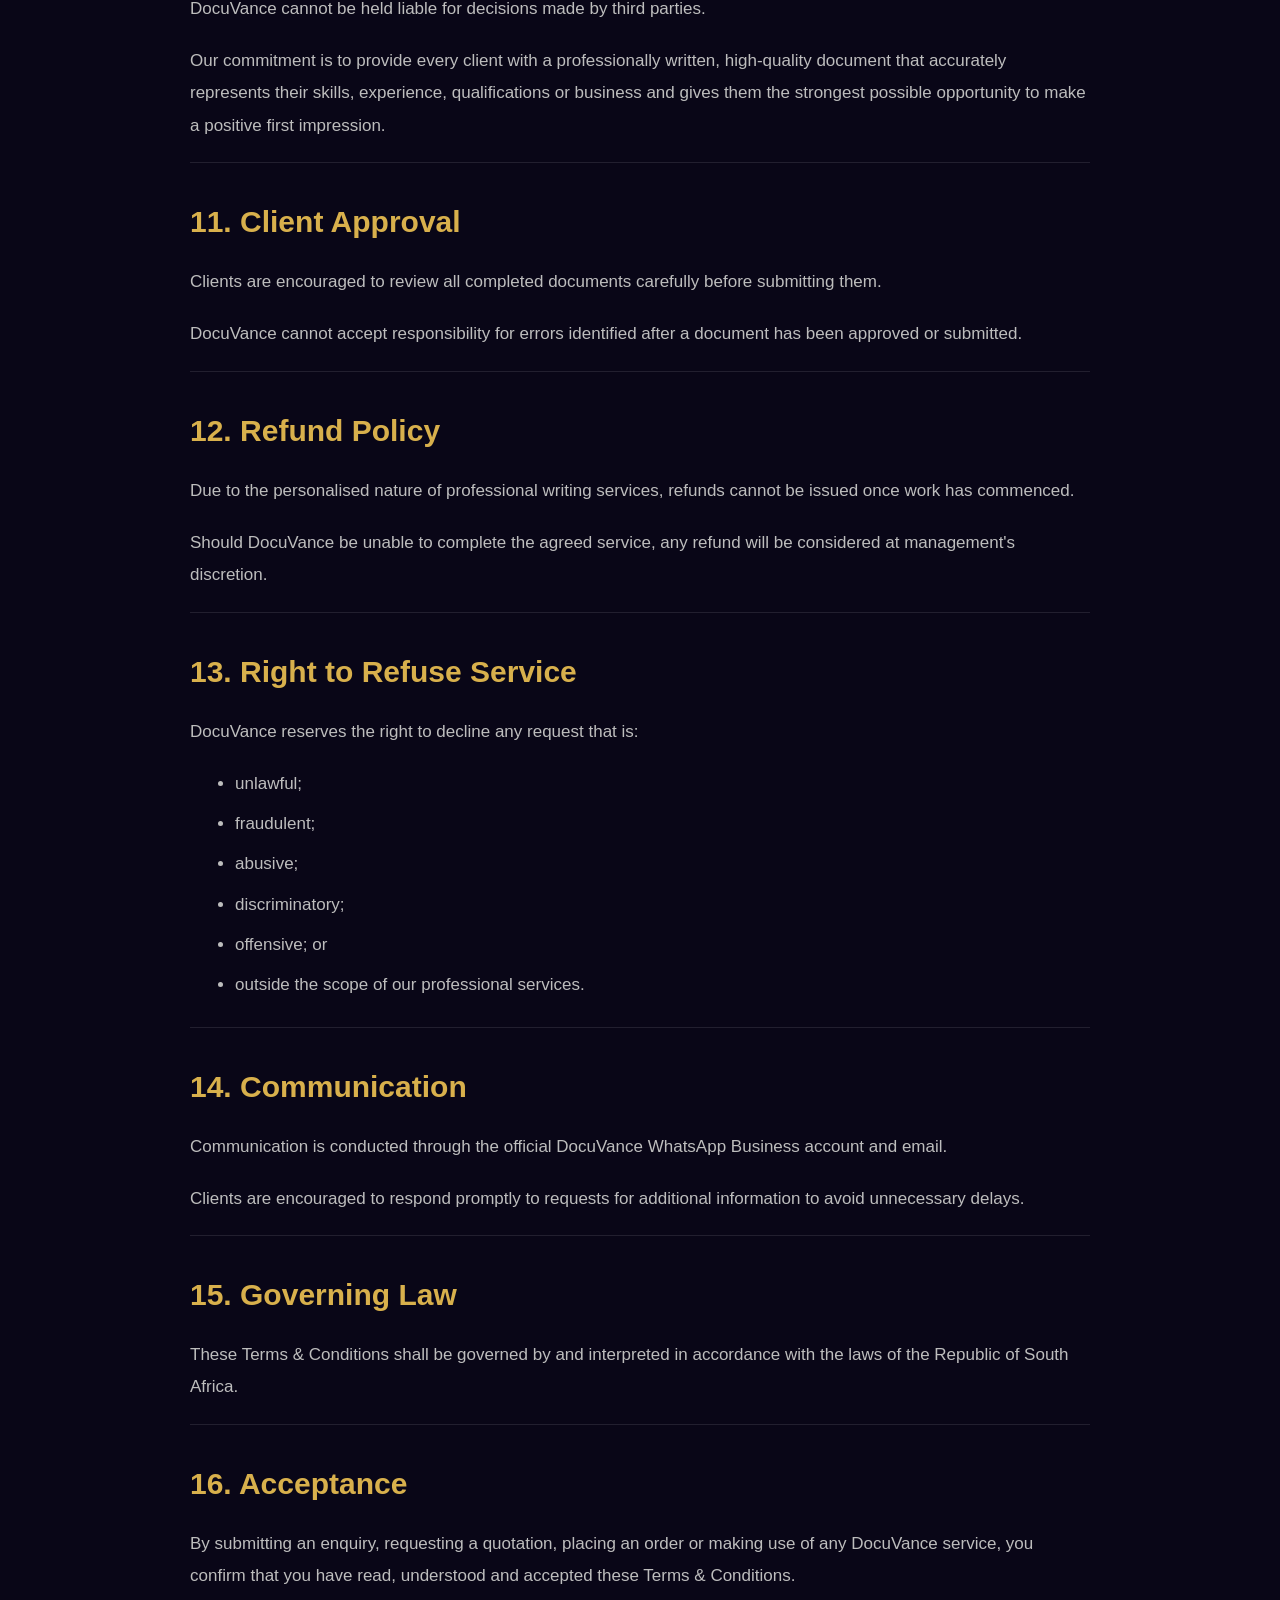
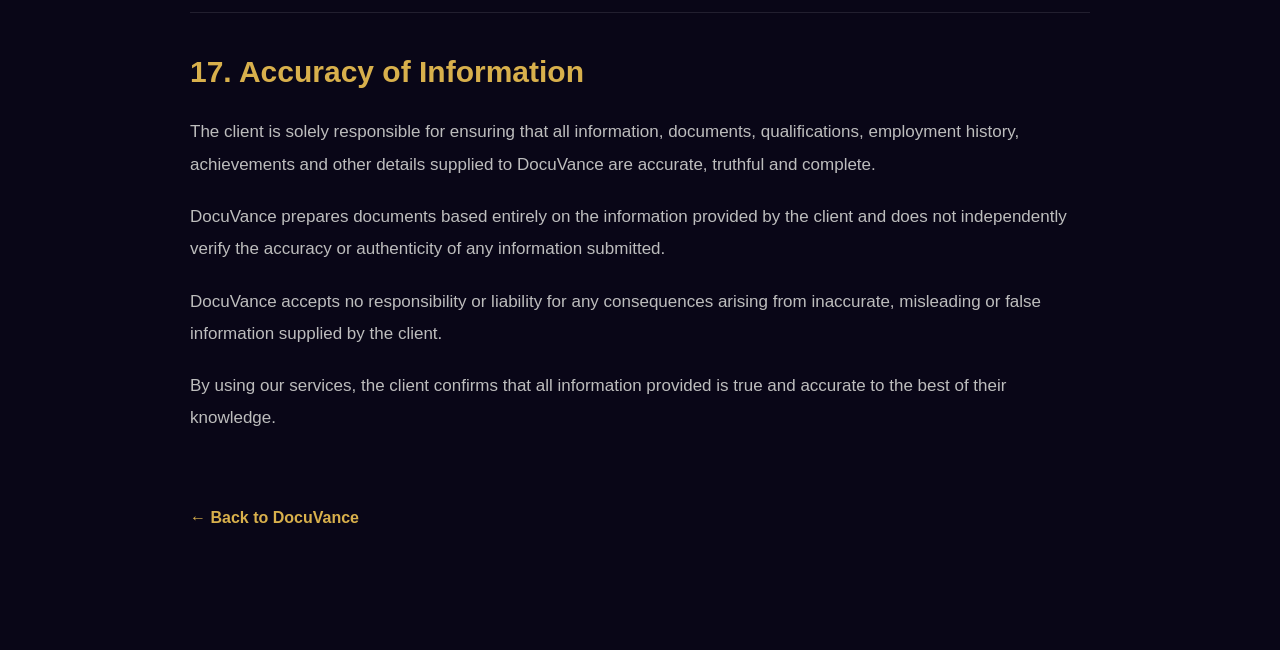
<file: terms.html>
<!DOCTYPE html>
<html lang="en">

<head>

    <meta charset="UTF-8">

    <meta
        name="viewport"
        content="width=device-width, initial-scale=1.0"
    >

    <title>Terms &amp; Conditions | DocuVance</title>

    <link
        rel="stylesheet"
        href="style.css"
    >

</head>

<body>

    <main class="legal-page">

        <div class="legal-container">

            <a href="index.html" class="legal-back">
                ← Back to DocuVance
            </a>

            <h1>Terms &amp; Conditions</h1>

            <p class="legal-intro">
                By using the DocuVance website, submitting an enquiry,
                requesting a quotation or purchasing any of our services,
                you acknowledge that you have read, understood and agree
                to these Terms &amp; Conditions.
            </p>


            <!-- 1 -->

            <section>

                <h2>1. Our Services</h2>

                <p>
                    DocuVance provides professional document writing
                    services in <strong>English only</strong>, including
                    but not limited to:
                </p>

                <ul>
                    <li>Professional CVs</li>
                    <li>Cover Letters</li>
                    <li>Motivation Letters</li>
                    <li>Company Profiles</li>
                    <li>Business Proposals</li>
                    <li>Formal Letters</li>
                    <li>LinkedIn Profile Optimisation</li>
                    <li>Other professional writing services as agreed.</li>
                </ul>

            </section>


            <!-- 2 -->

            <section>

                <h2>2. Turnaround Time</h2>

                <p>
                    DocuVance aims to complete most projects within
                    <strong>1–5 business days</strong>, depending on the
                    type, complexity and scope of the requested service.
                </p>

                <p>
                    Turnaround time begins <strong>only after</strong>:
                </p>

                <ul>
                    <li>all required information has been received;</li>
                    <li>all supporting documents have been supplied; and</li>
                    <li>payment has been confirmed where applicable.</li>
                </ul>

                <p>
                    Business hours are:
                </p>

                <p>
                    <strong>Monday – Friday</strong><br>
                    <strong>08:00 – 17:00 (South African Standard Time)</strong>
                </p>

                <p>
                    Weekends and South African public holidays are
                    <strong>not</strong> regarded as business days.
                </p>

                <p>
                    Should unforeseen circumstances result in a delay,
                    DocuVance will notify the client as soon as reasonably
                    possible and provide an updated estimated completion time.
                </p>

            </section>


            <!-- 3 -->

            <section>

                <h2>3. Client Responsibilities</h2>

                <p>
                    Clients are responsible for providing complete, accurate
                    and truthful information.
                </p>

                <p>
                    Delays caused by missing information, incomplete
                    documentation or delayed responses from the client may
                    extend the turnaround time.
                </p>

                <p>
                    DocuVance cannot be held responsible for delays caused by
                    incomplete or inaccurate information supplied by the client.
                </p>

            </section>


            <!-- 4 -->

            <section>

                <h2>4. Urgent Requests</h2>

                <p>
                    Urgent requests outside normal business hours, over
                    weekends or on South African public holidays may be
                    accommodated at the discretion of DocuVance.
                </p>

                <p>
                    Where accepted, an additional
                    <strong>50% urgent service fee</strong> will apply.
                </p>

            </section>


            <!-- 5 -->

            <section>

                <h2>5. Revisions</h2>

                <p>
                    Minor revisions based on the information originally
                    supplied by the client are included for
                    <strong>7 calendar days</strong> after delivery.
                </p>

                <p>
                    Requests involving:
                </p>

                <ul>
                    <li>additional information;</li>
                    <li>significant rewriting;</li>
                    <li>structural changes; or</li>
                    <li>new requirements</li>
                </ul>

                <p>
                    may be treated as a new project and quoted separately.
                </p>

            </section>


            <!-- 6 -->

            <section>

                <h2>6. Payment</h2>

                <p>
                    Work may commence only once payment has been confirmed
                    unless otherwise agreed in writing.
                </p>

                <p>
                    All quotations are valid for <strong>30 days</strong>
                    from the date issued.
                </p>

            </section>


            <!-- 7 -->

            <section>

                <h2>7. Delivery</h2>

                <p>
                    Completed documents are delivered electronically in the
                    agreed format.
                </p>

                <p>
                    Clients are responsible for ensuring that the email
                    address or WhatsApp number supplied is correct.
                </p>

            </section>


            <!-- 8 -->

            <section>

                <h2>8. Confidentiality</h2>

                <p>
                    All client information and documents are treated as
                    strictly confidential.
                </p>

                <p>
                    Information supplied to DocuVance will only be used for
                    the purpose of completing the requested service.
                </p>

                <p>
                    DocuVance will never sell or knowingly share client
                    information with third parties unless required by law.
                </p>

            </section>


            <!-- 9 -->

            <section>

                <h2>9. Original Work</h2>

                <p>
                    Every document prepared by DocuVance is individually
                    written and tailored to the specific client.
                </p>

                <p>
                    We do not recycle, resell or duplicate documents created
                    for other clients.
                </p>

            </section>


            <!-- 10 -->

            <section>

                <h2>10. Quality of Service and Outcomes</h2>

                <p>
                    At DocuVance, every document is professionally written,
                    carefully reviewed and tailored to the individual needs
                    of each client.
                </p>

                <p>
                    Our writing approach is informed by current recruitment
                    and business practices, as well as ongoing collaboration
                    and feedback from career psychologists, experienced
                    interviewers, recruitment professionals and business
                    leaders. This helps us understand what employers,
                    recruiters and decision-makers are looking for in
                    professionally presented documents.
                </p>

                <p>
                    While a professionally prepared document provides a
                    significantly stronger opportunity to create a positive
                    first impression than an outdated or poorly prepared
                    document, <strong>success ultimately depends on many
                    factors.</strong>
                </p>

                <p>
                    These factors may include, but are not limited to:
                </p>

                <ul>
                    <li>qualifications;</li>
                    <li>experience;</li>
                    <li>skills;</li>
                    <li>interview performance;</li>
                    <li>communication;</li>
                    <li>personal presentation;</li>
                    <li>references;</li>
                    <li>market conditions; and</li>
                    <li>the specific requirements or preferences of the employer, organisation or decision-maker.</li>
                </ul>

                <p>
                    The final decision always rests with the employer,
                    recruiter, educational institution, investor, funding
                    body or other third party reviewing the application,
                    proposal or supporting documentation.
                </p>

                <p>
                    Although a professionally prepared document can
                    substantially improve your presentation and increase your
                    chances of success, <strong>it is only one part of the
                    overall decision-making process.</strong>
                </p>

                <p>
                    Accordingly, DocuVance cannot guarantee:
                </p>

                <ul>
                    <li>employment;</li>
                    <li>interview invitations;</li>
                    <li>university acceptance;</li>
                    <li>funding approval;</li>
                    <li>contract awards;</li>
                    <li>business success;</li>
                    <li>visa approval; or</li>
                    <li>any other specific outcome.</li>
                </ul>

                <p>
                    DocuVance cannot be held liable for decisions made by
                    third parties.
                </p>

                <p>
                    Our commitment is to provide every client with a
                    professionally written, high-quality document that
                    accurately represents their skills, experience,
                    qualifications or business and gives them the strongest
                    possible opportunity to make a positive first impression.
                </p>

            </section>


            <!-- 11 -->

            <section>

                <h2>11. Client Approval</h2>

                <p>
                    Clients are encouraged to review all completed documents
                    carefully before submitting them.
                </p>

                <p>
                    DocuVance cannot accept responsibility for errors
                    identified after a document has been approved or submitted.
                </p>

            </section>


            <!-- 12 -->

            <section>

                <h2>12. Refund Policy</h2>

                <p>
                    Due to the personalised nature of professional writing
                    services, refunds cannot be issued once work has commenced.
                </p>

                <p>
                    Should DocuVance be unable to complete the agreed service,
                    any refund will be considered at management's discretion.
                </p>

            </section>


            <!-- 13 -->

            <section>

                <h2>13. Right to Refuse Service</h2>

                <p>
                    DocuVance reserves the right to decline any request that is:
                </p>

                <ul>
                    <li>unlawful;</li>
                    <li>fraudulent;</li>
                    <li>abusive;</li>
                    <li>discriminatory;</li>
                    <li>offensive; or</li>
                    <li>outside the scope of our professional services.</li>
                </ul>

            </section>


            <!-- 14 -->

            <section>

                <h2>14. Communication</h2>

                <p>
                    Communication is conducted through the official DocuVance
                    WhatsApp Business account and email.
                </p>

                <p>
                    Clients are encouraged to respond promptly to requests
                    for additional information to avoid unnecessary delays.
                </p>

            </section>


            <!-- 15 -->

            <section>

                <h2>15. Governing Law</h2>

                <p>
                    These Terms &amp; Conditions shall be governed by and
                    interpreted in accordance with the laws of the Republic
                    of South Africa.
                </p>

            </section>


            <!-- 16 -->

            <section>

                <h2>16. Acceptance</h2>

                <p>
                    By submitting an enquiry, requesting a quotation, placing
                    an order or making use of any DocuVance service, you
                    confirm that you have read, understood and accepted these
                    Terms &amp; Conditions.
                </p>

            </section>


            <!-- 17 -->

            <section>

                <h2>17. Accuracy of Information</h2>

                <p>
                    The client is solely responsible for ensuring that all
                    information, documents, qualifications, employment history,
                    achievements and other details supplied to DocuVance are
                    accurate, truthful and complete.
                </p>

                <p>
                    DocuVance prepares documents based entirely on the
                    information provided by the client and does not
                    independently verify the accuracy or authenticity of any
                    information submitted.
                </p>

                <p>
                    DocuVance accepts no responsibility or liability for any
                    consequences arising from inaccurate, misleading or false
                    information supplied by the client.
                </p>

                <p>
                    By using our services, the client confirms that all
                    information provided is true and accurate to the best of
                    their knowledge.
                </p>

            </section>


            <a href="index.html" class="legal-back legal-bottom-back">
                ← Back to DocuVance
            </a>

        </div>

    </main>

</body>

</html>
</file>
<file: style.css>
/* ===========================
   DOCUVANCE
=========================== */

*{
    margin:0;
    padding:0;
    box-sizing:border-box;
}

html{
    scroll-behavior:smooth;
}

body{

    font-family:'Inter',sans-serif;

    background:#090617;

    color:#ffffff;

    line-height:1.6;

}

img{

    max-width:100%;
    display:block;

}

a{

    text-decoration:none;

}

.container{

    width:90%;
    max-width:1200px;

    margin:auto;

}



/* ===========================
   HEADER
=========================== */

header{

    width:100%;

    position:sticky;

    top:0;

    z-index:999;

    background:#090617;

    border-bottom:1px solid rgba(255,255,255,.08);

}

header .container{

    width:95%;
    max-width:1400px;
    margin:0 auto;

}

nav{

    display:flex;

    align-items:center;

    justify-content:space-between;

    height:100px;

}

.logo {
    flex: 0 0 auto;
    width: 180px;
    height: 100px;
    display: flex;
    align-items: center;
    overflow: visible;
    transform: translateX(82px);
}

.logo img {
    width: 180px;
    height: 180px;
    transform: scale(1.5);
    transform-origin: center;
}

.nav-links{

    list-style:none;

    display:flex;

    gap:50px;

    margin:0;
    padding:0;

    transform: translateX(-260px);

}

.nav-links a{

    color:white;

    font-size:15px;

    transition:.3s;

}

.nav-links a:hover{

    color:#d8b04c;

}

.nav-buttons{

    display:flex;

    gap:15px;

}

.btn-outline{

    color:white;

    padding:14px 26px;

    border:1px solid rgba(255,255,255,.25);

    border-radius:50px;

    transition:.3s;

}

.btn-outline:hover{

    background:white;

    color:#090617;

}

.btn-gold{

    background:#d8b04c;

    color:#090617;

    padding:14px 28px;

    border-radius:50px;

    font-weight:700;

    transition:.3s;

}

.btn-gold:hover{

    transform:translateY(-2px);

}



/* ===========================
   HERO
=========================== */

.hero{

    padding:90px 0;

}

.hero-content{

    display:grid;

    grid-template-columns:1fr 1fr;

    align-items:center;

    gap:70px;

}

.small-title{

    color:#d8b04c;

    font-size:13px;

    font-weight:700;

    letter-spacing:2px;

}

.hero h1{

    margin-top:25px;

    font-size:68px;

    line-height:1.05;

    font-weight:800;

}

.hero h1 span{

    color:#d8b04c;

}

.hero p{

    margin-top:30px;

    font-size:19px;

    color:#d3d3d3;

    max-width:520px;

}

.hero-buttons{

    display:flex;

    margin-top:40px;

}

.hero-image img{

    border-radius:28px;

}



/* ===========================
   MOBILE
=========================== */

@media(max-width:900px){

    nav{

        flex-direction:column;

        height:auto;

        padding:25px 0;

        gap:20px;

    }

    .nav-links{

        flex-direction:column;

        align-items:center;

        gap:18px;

    }

    .nav-buttons{

        flex-direction:column;

        width:100%;

    }

    .btn-outline,
    .btn-gold{

        width:100%;

        text-align:center;

    }

    .hero-content{

        grid-template-columns:1fr;

    }

    .hero h1{

        font-size:46px;

    }

    .hero-buttons{

        flex-direction:column;

    }

}
/* ===========================
   ABOUT
=========================== */

.about{

    background:#F6F0E5;
    color:#111;
    padding:90px 0;

}

.about-content {
    display: grid;
    grid-template-columns: 1fr;
    gap: 80px;
    align-items: center;
}

.about-quote h2 {
    font-size: 42px;
    line-height: 1.35;
    font-weight: 500;
    max-width: 1200px;
    margin: 0 auto;
    text-align: center;
}

.about-text h3{

    font-size:40px;
    margin-bottom:25px;

}

.about-text p{

    font-size:18px;
    color:#555;
    line-height:1.9;
    margin-bottom:20px;

}

@media(max-width:900px){

    .about-content{

        grid-template-columns:1fr;
        gap:40px;

    }

    .about-quote h2{

        font-size:32px;

    }

    .about-text h3{

        font-size:30px;

    }

}
/* ===========================
   PRICING
=========================== */

.pricing{

    background:#090617;

    padding:100px 0;

}

.section-tag{

    display:inline-block;

    color:#d8b04c;

    font-size:13px;

    font-weight:700;

    letter-spacing:2px;

    margin-bottom:15px;

}

.section-title{

    font-size:52px;

    line-height:1.15;

    max-width:700px;

    margin-bottom:20px;

}

.section-description{

    color:#bdbdbd;

    font-size:18px;

    margin-bottom:60px;

    max-width:700px;

}

.pricing-grid{

    display:grid;

    grid-template-columns:repeat(3,1fr);

    gap:35px;

}

.price-card{

    background:#d8b04c;

    color:#090617;

    border-radius:24px;

    padding:40px;

    display:flex;

    flex-direction:column;

    transition:.3s;

}

.price-card:hover{

    transform:translateY(-10px);

}

.featured{

    transform:scale(1.05);

}

.featured:hover{

    transform:scale(1.05) translateY(-10px);

}

.popular{

    display:inline-block;

    background:#090617;

    color:#ffffff;

    padding:8px 16px;

    border-radius:30px;

    font-size:12px;

    margin-bottom:20px;

}

.price-card h3{

    font-size:28px;

    margin-bottom:15px;

}

.price{

    font-size:56px;

    font-weight:800;

    margin-bottom:30px;

}

.price-card ul{

    list-style:none;

    margin-bottom:35px;

}

.price-card li{

    margin-bottom:14px;

    font-size:17px;

}

.btn-dark{

    margin-top:auto;

    display:block;

    text-align:center;

    background:#090617;

    color:#ffffff;

    padding:16px;

    border-radius:50px;

    font-weight:700;

    transition:.3s;

}

.btn-dark:hover{

    background:#1a1730;

}

@media(max-width:900px){

    .pricing-grid{

        grid-template-columns:1fr;

    }

    .featured{

        transform:none;

    }

    .featured:hover{

        transform:translateY(-10px);

    }

    .section-title{

        font-size:38px;

    }

}
/* ===========================
   HOW IT WORKS
=========================== */

.how-it-works{

    background:#090617;
    padding:100px 0;

}

.steps{

    display:grid;
    grid-template-columns:repeat(3,1fr);
    gap:40px;
    margin-top:60px;

}

.step{

    border-top:1px solid rgba(255,255,255,.12);
    padding-top:35px;

}

.step-number{

    font-size:52px;
    font-weight:800;
    color:#d8b04c;
    margin-bottom:25px;

}

.step h3{

    font-size:26px;
    margin-bottom:15px;

}

.step p{

    color:#bdbdbd;
    line-height:1.8;
    font-size:17px;

}

@media(max-width:900px){

    .steps{

        grid-template-columns:1fr;

    }

    .step{

        margin-bottom:20px;

    }

}
/* ===========================
   WHAT WE WRITE
=========================== */

.what-we-write{

    background:#090617;
    padding:100px 0 40px;

}

.what-we-write .section-title{

    max-width:650px;

}

.what-we-write .section-description{

    max-width:650px;
    margin-bottom:15px;

}
/* ===========================
   SERVICES
=========================== */

.services{

    background:#090617;
    padding:120px 0;

}

.service-list{

    display:grid;
    grid-template-columns:repeat(2,1fr);
    gap:35px;
    margin-top:70px;

}

.service-row{

    position:relative;

    background:linear-gradient(180deg,#191537,#120f28);

    border:1px solid rgba(255,255,255,.08);

    border-top:3px solid transparent;

    border-radius:28px;

    padding:42px;

    display:flex;

    gap:28px;

    align-items:flex-start;

    overflow:hidden;

    transition:.35s ease;

}

.service-row:hover{

    transform:translateY(-10px);

    border-top-color:#d8b04c;

    box-shadow:0 25px 60px rgba(0,0,0,.45);

}

.featured-service{

    border-top-color:#d8b04c;

    box-shadow:0 20px 45px rgba(216,176,76,.12);

}

.service-number{

    position:absolute;

    top:25px;

    right:30px;

    font-size:64px;

    font-weight:800;

    color:rgba(255,255,255,.04);

    pointer-events:none;

}

.service-icon{

    width:68px;

    height:68px;

    border-radius:50%;

    background:linear-gradient(145deg,#f1cf72,#c9972d);

    display:flex;

    align-items:center;

    justify-content:center;

    font-size:28px;

    color:#090617;

    flex-shrink:0;

    box-shadow:0 10px 30px rgba(216,176,76,.28);

}

.service-content{

    flex:1;

}

.service-price{

    display:inline-block;

    margin-bottom:14px;

    color:#d8b04c;

    font-size:13px;

    font-weight:700;

    letter-spacing:2px;

    text-transform:uppercase;

}

.service-content h3{

    font-size:34px;

    line-height:1.2;

    margin-bottom:18px;

    color:#ffffff;

}
.featured-badge{

    display:inline-block;

    margin-bottom:16px;

    padding:8px 14px;

    border-radius:30px;

    background:rgba(216,176,76,.15);

    color:#d8b04c;

    font-size:12px;

    font-weight:700;

    letter-spacing:1px;

    text-transform:uppercase;

}
.service-content p{

    color:#bdbdbd;

    font-size:17px;

    line-height:1.9;

    margin-bottom:32px;

}

.service-link{

    display:inline-flex;

    align-items:center;

    gap:8px;

    color:#d8b04c;

    font-weight:700;

    transition:.3s;

}

.service-link:hover{

    color:#ffffff;

    transform:translateX(6px);

}

.service-row::after{

    content:"";

    position:absolute;

    left:42px;

    bottom:0;

    width:0;

    height:2px;

    background:#d8b04c;

    transition:.35s;

}

.service-row:hover::after{

    width:calc(100% - 84px);

}

@media(max-width:900px){

    .service-list{

        grid-template-columns:1fr;

    }

    .service-row{

        padding:32px;

    }

    .service-content h3{

        font-size:28px;

    }

    .service-number{

        font-size:46px;

    }

}
/* ===========================
   ORDER
=========================== */

.order{

    background:#F6F0E5;
    padding:100px 0;

}

.order-grid{

    display:grid;
    grid-template-columns:1fr 1.2fr;
    gap:70px;
    align-items:start;

}

.order-info{

    color:#111;

}

.payment-note{

    margin-top:40px;

    background:#ece6da;

    padding:30px;

    border-radius:18px;

}

.payment-note h3{

    color:#111;

    font-size:22px;

    margin-bottom:22px;

}

.trust-item{

    color:#444;

    line-height:1.8;

    margin-bottom:18px;

    font-size:16px;

}

.order-form{

    background:#ffffff;
    border-radius:28px;
    padding:40px;
    box-shadow:0 20px 60px rgba(0,0,0,.08);

}

.form-row{

    display:grid;
    grid-template-columns:1fr 1fr;
    gap:20px;
    margin-bottom:20px;

}

.order-form input,
.order-form textarea{

    width:100%;
    padding:16px;
    border:1px solid #ddd;
    border-radius:12px;
    font-size:16px;
    font-family:inherit;

}

.order-form textarea{

    height:160px;
    resize:vertical;
    margin-bottom:25px;

}

.order-form label{

    display:block;
    margin:25px 0 15px;
    color:#111;
    font-weight:600;

}

.package-options{

    display:grid;
    grid-template-columns:repeat(3,1fr);
    gap:15px;

}

.package-options button{

    border:2px solid #ddd;
    background:#fff;
    border-radius:14px;
    padding:20px;
    cursor:pointer;
    font-weight:700;
    transition:.3s;

}

.package-options button:hover{

    border-color:#d8b04c;

}



.pay-button{

    width:100%;
    background:#d8b04c;
    color:#111;
    border:none;
    border-radius:50px;
    padding:18px;
    font-size:18px;
    font-weight:700;
    cursor:pointer;
    transition:.3s;

}

.pay-button:hover{

    background:#c79d36;

}

@media(max-width:900px){

    .order-grid{

        grid-template-columns:1fr;

    }

    .form-row{

        grid-template-columns:1fr;

    }

    .package-options{

        grid-template-columns:1fr;

    }

}
/* ===========================
   FOOTER
=========================== */

.footer {
    background: #090617;
    color: #ffffff;
    padding: 32px 0 18px;
}

.footer-grid {
    display: flex;
    flex-direction: column;
    align-items: center;
    text-align: center;
    gap: 16px;
    margin-bottom: 28px;
}

.footer-brand {
    display: flex;
    flex-direction: column;
    align-items: center;
}

.footer-logo {
    width: 220px;
    height: auto;
    margin-bottom: 10px;
}

.footer-brand p {
    color: #bdbdbd;
    font-size: 13px;
    line-height: 1.5;
    max-width: 400px;
    margin: 0;
}

.footer-contact {
    display: flex;
    align-items: center;
    justify-content: center;
    gap: 12px;
    margin-top: 2px;
}

.footer-contact h4 {
    margin: 0;
    font-size: 14px;
    font-weight: 700;
    color: #ffffff;
}

.business-button {
    display: inline-block;
    background: #d8b04c;
    color: #090617;
    padding: 11px 24px;
    border-radius: 50px;
    font-size: 13px;
    font-weight: 700;
    transition: .3s ease;
}

.business-button:hover {
    background: #ffffff;
    color: #090617;
    transform: translateY(-2px);
}

.footer-bottom {
    border-top: 1px solid rgba(255,255,255,.1);
    padding-top: 20px;
    text-align: center;
    color: #8a8aa5;
    font-size: 11px;
}

.footer-legal {
    display: flex;
    justify-content: center;
    align-items: center;
    gap: 12px;
    margin-bottom: 8px;
}

.footer-legal a {
    color: #8a8aa5;
    font-size: 11px;
    transition: .3s;
}

.footer-legal a:hover {
    color: #d8b04c;
}

.footer-legal span {
    color: #4f4d61;
}

.copyright {
    margin: 0;
    color: #77758c;
    font-size: 11px;
}

@media(max-width:900px) {

    .footer {
        padding: 30px 0 18px;
    }

    .footer-logo {
        width: 200px;
    }

    .footer-brand p {
        max-width: 320px;
        font-size: 12px;
    }

    .footer-contact {
        gap: 10px;
    }

    .business-button {
        padding: 10px 20px;
        font-size: 12px;
    }

}
/* ==========================
   CV Packages Modal
========================== */

.modal {
    display: none;
    position: fixed;
    inset: 0;
    background: rgba(0,0,0,0.75);
    z-index: 9999;

    justify-content: center;
    align-items: flex-start;

    padding: 30px;

    overflow-y: auto;
}

.modal.show {
    display: flex;
}

.modal-content {
    background: #15102f;
    width: 90%;
    max-width: 1100px;
    max-height: 90vh;

    border-radius: 20px;

    padding: 40px;

    position: relative;

    overflow-y: auto;

    box-shadow: 0 20px 60px rgba(0,0,0,.4);
}

.close-modal {
    position: absolute;
    top: 20px;
    right: 25px;

    font-size: 32px;
    cursor: pointer;
}

.package-grid {
    display: grid;
    grid-template-columns: repeat(3,1fr);
    gap: 25px;

   margin-top: 40px;
}

.package-card {
    background: #211a42;
    border-radius: 15px;
    padding: 30px;

    display: flex;
    flex-direction: column;
}

.package-card ul {
    list-style: none;
    padding: 0;
    margin: 25px 0;

    flex-grow: 1;
}

.package-card li {
    margin: 14px 0;
    line-height:1.6;
}
.order-package {
    width: 100%;
    padding: 14px;

    margin-top: auto;

    background: #d2a03c;
    color: #09051e;

    border: none;
    border-radius: 10px;

    font-size: 15px;
    font-weight: 700;

    cursor: pointer;

    transition: 0.25s ease;
}

.order-package:hover {
    background: #e4b64f;
    transform: translateY(-2px);
}
.package-card.featured {
    border: 2px solid #d2a03c;
    transform: scale(1.04);
    box-shadow: 0 15px 40px rgba(210,160,60,0.25);
}
.package-card h3{
    font-size:30px;
    margin-bottom:18px;
    font-weight:700;
}
.price{
    font-size:58px;
    font-weight:800;
    margin-bottom:28px;
    color:#ffffff;
}
.popular-badge{

    display:inline-block;

    background:#d2a03c;
    color:#090617;

    padding:8px 14px;

    border-radius:30px;

    font-size:11px;
    font-weight:700;
    letter-spacing:1px;

    margin-bottom:22px;

}
/* ===== Services Required ===== */

.service-options {
    display: flex;
    flex-direction: column;
    gap: 15px;
    margin: 15px 0 30px;
}

.service-option {
    display: flex;
    align-items: center;
    gap: 15px;
    padding: 16px 20px;
    border: 1px solid #ddd;
    border-radius: 10px;
    background: #fff;
    cursor: pointer;
    transition: all 0.3s ease;
}

.service-option:hover {
    border-color: #d2a03c;
    box-shadow: 0 5px 15px rgba(0,0,0,0.08);
}

.service-option input {
    transform: scale(1.2);
    cursor: pointer;
}

.service-option span {
    flex: 1;
    font-weight: 500;
}

.service-option strong {
    color: #d2a03c;
    font-weight: 700;
}

.quote-service strong {
    color: #777;
}
/* ===== Selected Service ===== */

#selected-service{
    width:100%;
    margin-top:10px;
    margin-bottom:25px;
    padding:15px 18px;
    border:1px solid #d8d8d8;
    border-radius:10px;
    background:#fff;
    font-size:15px;
    color:#222;
    cursor:pointer;
    transition:all .3s ease;
}

#selected-service:hover{
    border-color:#d2a03c;
}

#selected-service:focus{
    outline:none;
    border-color:#d2a03c;
    box-shadow:0 0 0 3px rgba(210,160,60,.15);
}
/* ===========================
   FORM DESCRIPTIONS
=========================== */

.field-description{

    margin:-8px 0 14px;

    font-size:14px;

    color:#777;

    line-height:1.6;

}
/* ===========================
   ORDER SUMMARY
=========================== */



.summary-price-row span{

    color:#666;

    font-size:16px;

}

.summary-price-row strong{

    color:#111;

    font-size:34px;

}
/* ===========================
   REQUEST NOTICE
=========================== */

/* ===========================
   REQUEST SUMMARY
=========================== */

.request-summary{

    margin:35px 0 25px;

    padding:22px;

    background:#f8f5ef;

    border:1px solid #e6dfd2;

    border-radius:16px;

}

.summary-row{

    display:flex;

    justify-content:space-between;

    align-items:center;

    padding:10px 0;

}

.summary-row:first-child{

    border-bottom:1px solid #ddd;

    padding-bottom:18px;

    margin-bottom:10px;

}

.summary-row span{

    color:#666;

    font-size:15px;

}

.summary-row strong{

    color:#111;

    font-size:22px;

    font-weight:700;

    text-align:right;

}

.request-text{

    margin-top:18px;

    text-align:center;

    color:#666;

    font-size:14px;

    line-height:1.7;

}

.request-text strong{

    color:#111;

}
/* ===========================
   LEGAL PAGES
=========================== */

.legal-page{

    min-height:100vh;

    background:#090617;

    color:#ffffff;

    padding:80px 20px;

}

.legal-container{

    width:90%;

    max-width:900px;

    margin:0 auto;

}

.legal-back{

    display:inline-block;

    color:#d8b04c;

    font-weight:600;

    margin-bottom:40px;

    transition:.3s;

}

.legal-back:hover{

    color:#ffffff;

}

.legal-container h1{

    font-size:52px;

    line-height:1.15;

    margin-bottom:15px;

}

.legal-intro{

    color:#bdbdbd;

    font-size:18px;

    margin-bottom:50px;

}

.legal-container section{

    border-top:1px solid rgba(255,255,255,.1);

    padding-top:35px;

}

.legal-container h2{

    font-size:30px;

    margin-bottom:20px;

    color:#d8b04c;

}

.legal-container p{

    color:#bdbdbd;

    font-size:17px;

    line-height:1.9;

    margin-bottom:20px;

}

@media(max-width:900px){

    .legal-page{

        padding:50px 20px;

    }

    .legal-container h1{

        font-size:38px;

    }

}
/* ===========================
   LEGAL PAGE LISTS
=========================== */

.legal-container ul{

    margin:0 0 25px 25px;

    padding-left:20px;

}

.legal-container li{

    color:#bdbdbd;

    font-size:17px;

    line-height:1.9;

    margin-bottom:8px;

}

.legal-bottom-back{

    margin-top:50px;

}
/* Compact centered footer */
footer.footer {
    box-sizing: border-box;
    width: min(calc(100% - 32px), 380px);
    margin: 40px auto;
    padding: 0;
    overflow: hidden;
    background: #090617;
    color: #fff;
    border-radius: 26px;
}

footer.footer .container.footer-grid {
    display: flex;
    flex-direction: column;
    align-items: center;
    gap: 16px;
    width: 100%;
    max-width: none;
    margin: 0;
    padding: 48px 24px 22px;
    text-align: center;
}

footer.footer .footer-brand {
    display: flex;
    flex-direction: column;
    align-items: center;
}

footer.footer .footer-logo {
    width: 142px;
    height: auto;
    margin-bottom: 15px;
}

footer.footer .footer-brand p {
    max-width: 275px;
    margin: 0;
    color: #e6e4e9;
    font-size: 9px;
    line-height: 1.45;
}

footer.footer .footer-contact {
    display: flex;
    align-items: center;
    justify-content: center;
    gap: 10px;
}

footer.footer .footer-contact h4 {
    margin: 0;
    font-size: 10px;
}

footer.footer .business-button {
    min-height: 26px;
    padding: 0 15px;
    border-radius: 999px;
    font-size: 9px;
}

footer.footer .footer-bottom {
    width: 100%;
    padding: 13px 20px 12px;
    border-top: 1px solid rgba(255, 255, 255, 0.09);
    text-align: center;
}

footer.footer .footer-legal {
    display: flex;
    justify-content: center;
    gap: 9px;
    margin-bottom: 8px;
}

footer.footer .footer-legal a,
footer.footer .footer-legal span,
footer.footer .copyright {
    color: #858096;
    font-size: 8px;
}

footer.footer .copyright {
    margin: 0;
}
/* Crop empty space inside the footer logo image */
footer.footer .footer-logo {
    display: block;
    width: 160px;
    height: 38px;
    margin: 0 0 6px;
    object-fit: cover;
    object-position: center 54%;
}

/* Keep the text close beneath the cropped logo */
footer.footer .footer-brand p {
    margin: 0;
}

/* Centre the text perfectly inside the gold button */
footer.footer .business-button {
    display: inline-flex;
    align-items: center;
    justify-content: center;
    line-height: 1;
    min-height: 30px;
    padding: 0 16px;
}
footer.footer {
    position: relative;
    left: -1px;
}


/* =========================================================
   DOCUVANCE — FINAL MOBILE RESPONSIVE OVERRIDES
   ========================================================= */

@media (max-width: 768px) {

    /* =========================
       GLOBAL MOBILE
       ========================= */

    html,
    body {
        width: 100%;
        max-width: 100%;
        overflow-x: hidden;
    }

    .container {
        width: calc(100% - 32px);
        max-width: none;
        margin-left: auto;
        margin-right: auto;
    }


    /* =========================
       HEADER
       ========================= */

    header .container {
        width: 100%;
        max-width: none;
        padding: 0 16px;
        margin: 0;
    }

    nav {
        width: 100%;
        height: auto;
        min-height: 0;
        padding: 12px 0 16px;
        display: flex;
        flex-direction: column;
        align-items: center;
        justify-content: center;
        gap: 12px;
    }

    .logo {
        width: 180px;
        height: 65px;
        transform: none;
        overflow: visible;
        display: flex;
        align-items: center;
        justify-content: center;
    }

   .logo img {
    width: auto;
    height: 115px;
    max-width: 240px;
}
    .nav-links {
        width: 100%;
        margin: 0;
        padding: 0;
        transform: none;
        display: flex;
        flex-direction: row;
        flex-wrap: wrap;
        align-items: center;
        justify-content: center;
        gap: 10px 20px;
    }

    .nav-links a {
        font-size: 13px;
        white-space: nowrap;
    }

    .nav-buttons {
        width: 100%;
        display: flex;
        flex-direction: row;
        justify-content: center;
        align-items: center;
        gap: 10px;
    }

    .nav-buttons .btn-outline,
    .nav-buttons .btn-gold {
        width: auto;
        padding: 10px 18px;
        font-size: 12px;
        white-space: nowrap;
    }


    /* =========================
       HERO
       ========================= */

    .hero {
        padding: 55px 0 65px;
    }

    .hero-content {
        width: 100%;
        display: grid;
        grid-template-columns: 1fr;
        gap: 35px;
    }

    .small-title {
        font-size: 11px;
        letter-spacing: 1.5px;
    }

    .hero h1 {
        margin-top: 15px;
        font-size: 42px;
        line-height: 1.08;
    }

    .hero p {
        margin-top: 20px;
        max-width: 100%;
        font-size: 16px;
        line-height: 1.7;
    }

    .hero-buttons {
        width: 100%;
        display: flex;
        flex-direction: column;
        gap: 12px;
        margin-top: 28px;
    }

    .hero-buttons a {
        width: 100%;
        text-align: center;
    }

    .hero-image img {
        width: 100%;
        height: auto;
        border-radius: 20px;
    }


    /* =========================
       ABOUT
       ========================= */

    .about {
        padding: 65px 0;
    }

    .about-content {
        grid-template-columns: 1fr;
        gap: 35px;
    }

    .about-quote h2 {
        font-size: 30px;
        line-height: 1.3;
    }

    .about-text h3 {
        font-size: 28px;
        line-height: 1.25;
        margin-bottom: 18px;
    }

    .about-text p {
        font-size: 16px;
        line-height: 1.75;
    }


    /* =========================
       SECTION HEADINGS
       ========================= */

    .section-title {
        font-size: 34px;
        line-height: 1.15;
        max-width: 100%;
    }

    .section-description {
        max-width: 100%;
        font-size: 16px;
        line-height: 1.7;
        margin-bottom: 35px;
    }


    /* =========================
       PRICING
       ========================= */

    .pricing {
        padding: 65px 0;
    }

    .pricing-grid {
        grid-template-columns: 1fr;
        gap: 20px;
    }

    .price-card {
        padding: 28px;
        border-radius: 20px;
    }

    .featured {
        transform: none;
    }

    .featured:hover {
        transform: translateY(-5px);
    }

    .price {
        font-size: 46px;
    }


    /* =========================
       HOW IT WORKS
       ========================= */

    .how-it-works {
        padding: 65px 0;
    }

    .steps {
        grid-template-columns: 1fr;
        gap: 30px;
        margin-top: 40px;
    }

    .step {
        margin-bottom: 0;
        padding-top: 25px;
    }

    .step-number {
        font-size: 42px;
        margin-bottom: 15px;
    }

    .step h3 {
        font-size: 23px;
    }

    .step p {
        font-size: 16px;
        line-height: 1.7;
    }


    /* =========================
       WHAT WE WRITE
       ========================= */

    .what-we-write {
        padding: 65px 0 30px;
    }


    /* =========================
       SERVICES
       ========================= */

    .services {
        padding: 65px 0;
    }

    .service-list {
        grid-template-columns: 1fr;
        gap: 20px;
        margin-top: 35px;
    }

    .service-row {
        width: 100%;
        min-width: 0;
        padding: 26px 22px;
        border-radius: 20px;
        display: flex;
        flex-direction: row;
        align-items: flex-start;
        gap: 18px;
    }

    .service-row:hover {
        transform: none;
    }

    .service-icon {
        width: 56px;
        height: 56px;
        min-width: 56px;
        font-size: 23px;
    }

    .service-content {
        min-width: 0;
        width: 100%;
    }

    .service-price {
        font-size: 11px;
        letter-spacing: 1.5px;
        margin-bottom: 8px;
    }

    .service-content h3 {
        font-size: 24px;
        line-height: 1.2;
        margin-bottom: 12px;
        padding-right: 35px;
    }

    .service-content p {
        font-size: 15px;
        line-height: 1.7;
        margin-bottom: 20px;
    }

    .service-link {
        font-size: 14px;
    }

    .service-number {
        top: 14px;
        right: 16px;
        font-size: 38px;
    }

    .service-row::after {
        left: 22px;
    }

    .service-row:hover::after {
        width: calc(100% - 44px);
    }


    /* =========================
       ORDER
       ========================= */

    .order {
        padding: 65px 0;
    }

    .order-grid {
        grid-template-columns: 1fr;
        gap: 35px;
    }

    .order-form {
        width: 100%;
        padding: 25px 18px;
        border-radius: 20px;
    }

    .form-row {
        grid-template-columns: 1fr;
        gap: 0;
        margin-bottom: 0;
    }

    .order-form input,
    .order-form textarea,
    #selected-service {
        width: 100%;
        max-width: 100%;
    }

    .package-options {
        grid-template-columns: 1fr;
        gap: 12px;
    }

    .package-options button {
        width: 100%;
    }

    .summary-row {
        gap: 12px;
    }

    .summary-row strong {
        font-size: 18px;
    }


    /* =========================
       CV PACKAGE MODAL
       ========================= */

    .modal {
        padding: 15px;
        align-items: flex-start;
    }

    .modal-content {
        width: 100%;
        max-width: 100%;
        max-height: 92vh;
        padding: 28px 18px;
        border-radius: 18px;
    }

    .close-modal {
        top: 12px;
        right: 15px;
        font-size: 28px;
    }

    .package-grid {
        grid-template-columns: 1fr;
        gap: 18px;
        margin-top: 30px;
    }

    .package-card {
        width: 100%;
        padding: 24px;
    }

    .package-card.featured {
        transform: none;
    }

    .package-card.featured:hover {
        transform: none;
    }

    .package-card h3 {
        font-size: 26px;
    }

    .package-card .price {
        font-size: 44px;
    }


    /* =========================
       FOOTER
       ========================= */

    footer.footer {
        position: relative;
        left: 0;
        width: 100%;
        max-width: none;
        margin: 40px 0 0;
        padding: 0;
        border-radius: 0;
        overflow: hidden;
    }

    footer.footer .container.footer-grid {
        width: 100%;
        max-width: none;
        margin: 0;
        padding: 40px 20px 22px;
        gap: 16px;
    }

    footer.footer .footer-logo {
        width: 180px;
        height: 44px;
        margin: 0 0 8px;
        object-fit: cover;
        object-position: center 54%;
    }

    footer.footer .footer-brand p {
        max-width: 300px;
        font-size: 11px;
        line-height: 1.55;
    }

    footer.footer .footer-contact {
        flex-direction: column;
        gap: 10px;
    }

    footer.footer .footer-contact h4 {
        font-size: 11px;
    }

    footer.footer .business-button {
        min-height: 34px;
        padding: 0 18px;
        font-size: 11px;
    }

    footer.footer .footer-bottom {
        padding: 14px 16px 12px;
    }

    footer.footer .footer-legal {
        flex-wrap: wrap;
        gap: 8px;
    }


    /* =========================
       LEGAL PAGES
       ========================= */

    .legal-page {
        width: 100%;
        min-height: 100vh;
        padding: 45px 16px 60px;
    }

    .legal-container {
        width: 100%;
        max-width: none;
    }

    .legal-container h1 {
        font-size: 34px;
        line-height: 1.15;
    }

    .legal-container h2 {
        font-size: 24px;
        line-height: 1.3;
    }

    .legal-container p,
    .legal-container li {
        font-size: 15px;
        line-height: 1.75;
    }

    .legal-container ul {
        margin-left: 10px;
        padding-left: 18px;
    }

    .legal-intro {
        font-size: 16px;
        line-height: 1.7;
    }


    /* =========================
       SAFETY AGAINST WIDE CONTENT
       ========================= */

    img,
    input,
    textarea,
    select,
    button {
        max-width: 100%;
    }

}
@media (max-width: 768px) {

    header .logo {
        width: 100% !important;
        max-width: none !important;
        height: 120px !important;
        min-width: 0 !important;
        padding: 0 !important;
        margin: 0 !important;
        transform: none !important;
        overflow: visible !important;
        display: flex !important;
        align-items: center !important;
        justify-content: center !important;
        box-sizing: border-box !important;
    }

    header .logo img {
        width: 400px !important;
        max-width: none !important;
        min-width: 400px !important;
        height: auto !important;
        max-height: none !important;
        display: block !important;
        margin: 0 auto !important;
        transform: none !important;
    }

    header .nav-links {
        width: 100% !important;
        padding-left: 20px !important;
        padding-right: 20px !important;
        box-sizing: border-box !important;
    }

}
/* Darker text under Let's get your document started */
.section-description {
    color: #5a5a5a;
}
</file>
